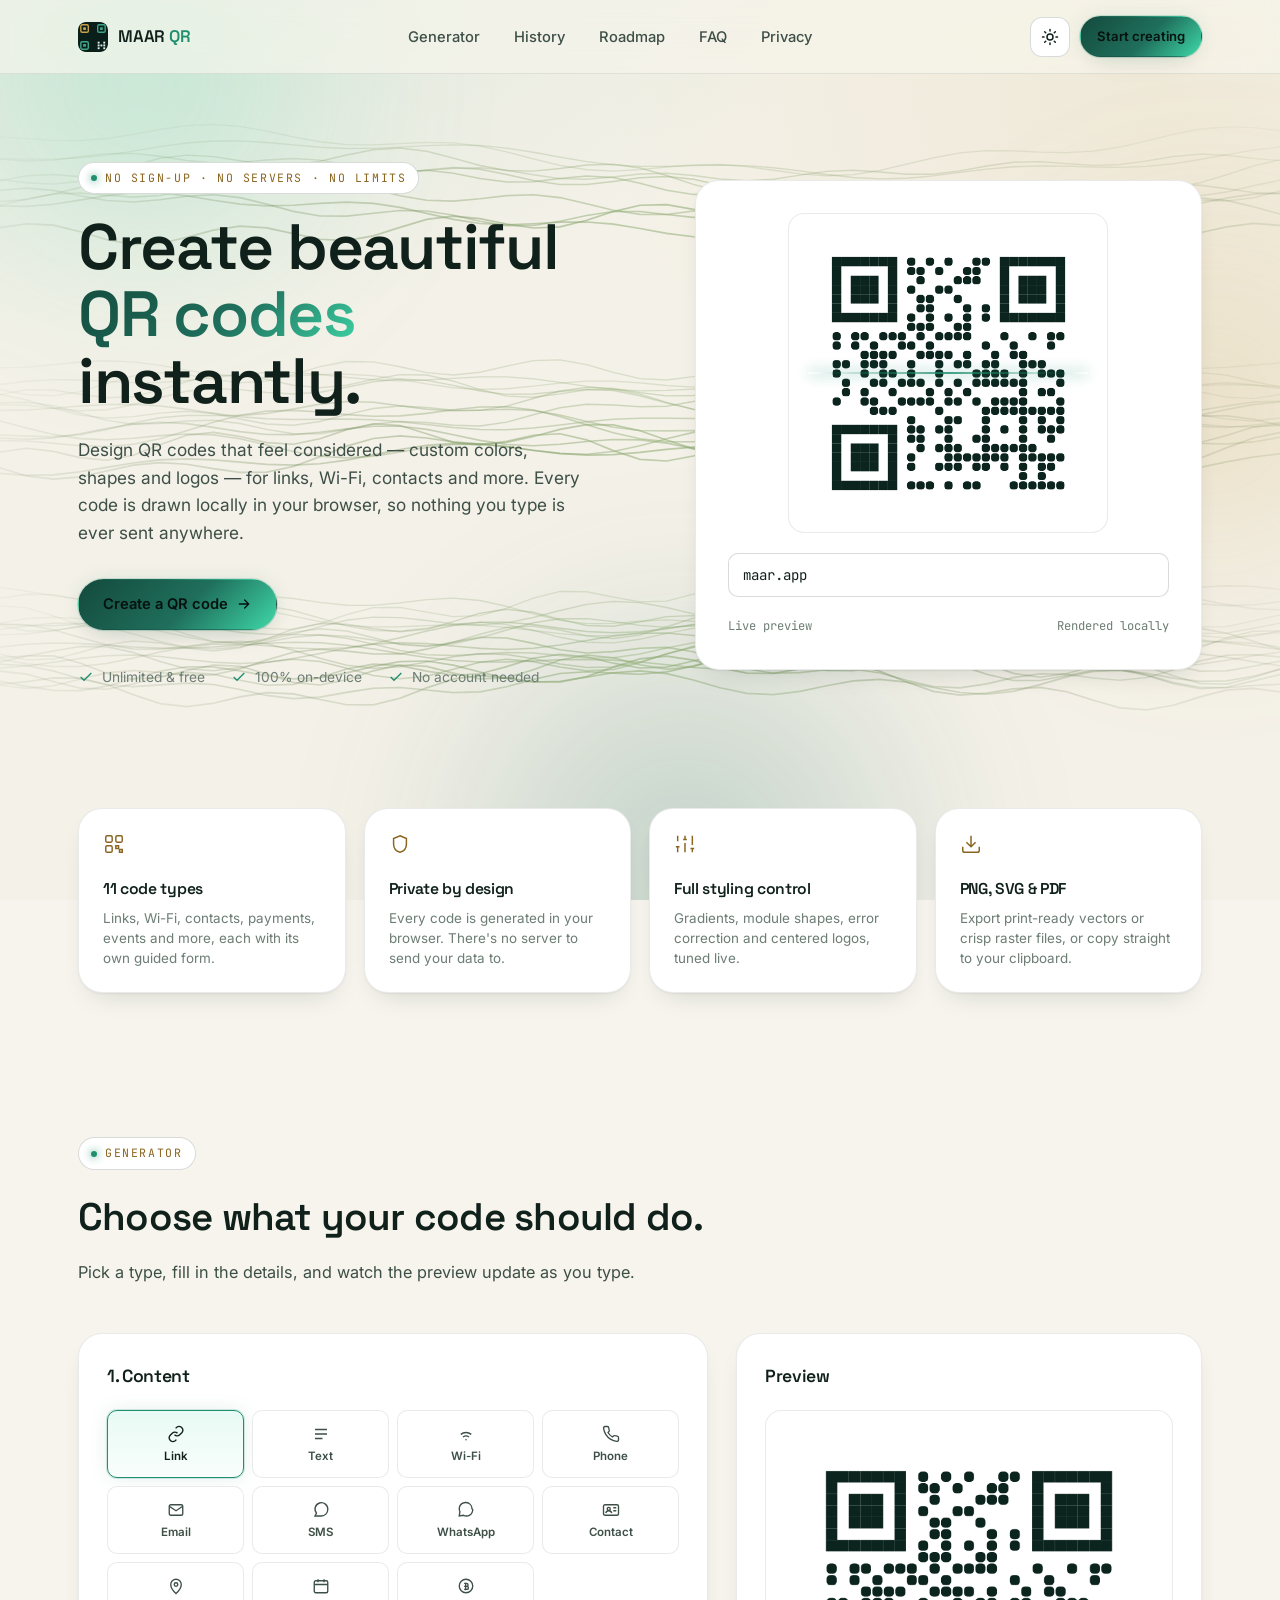
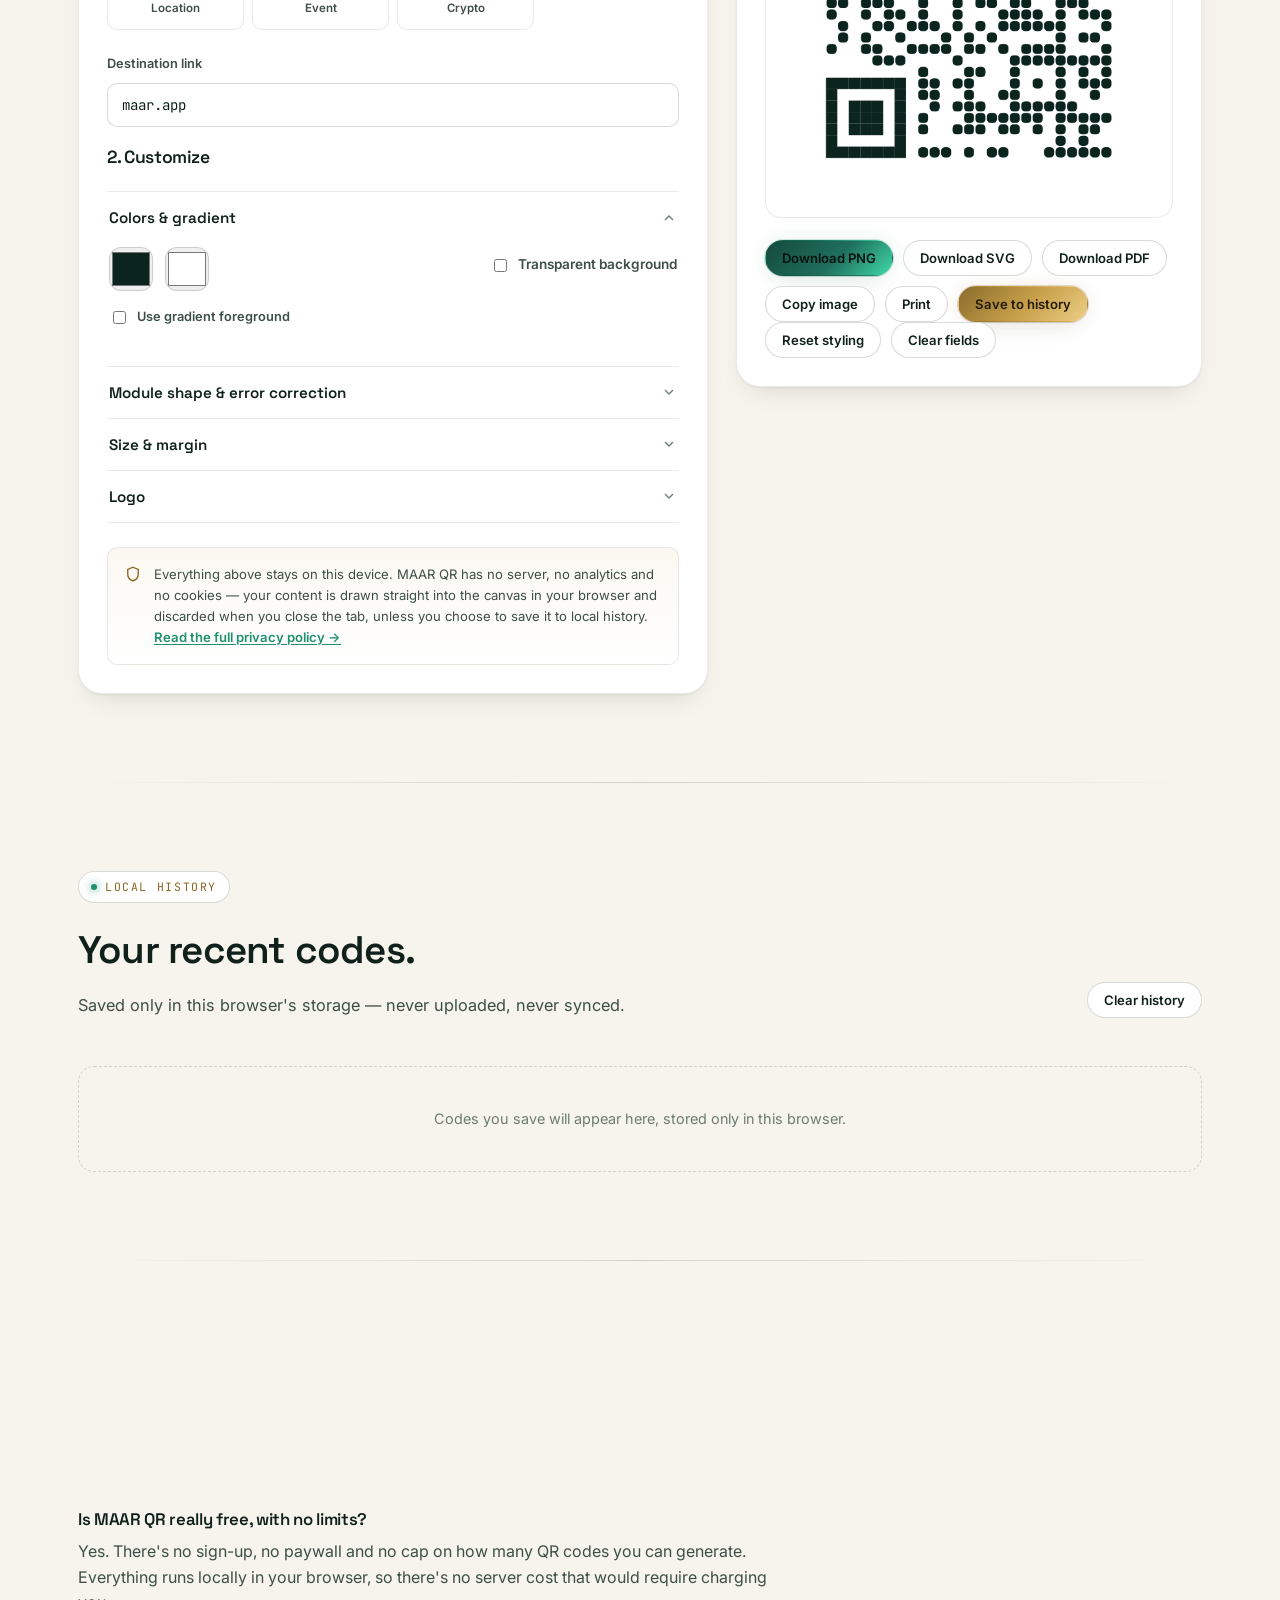
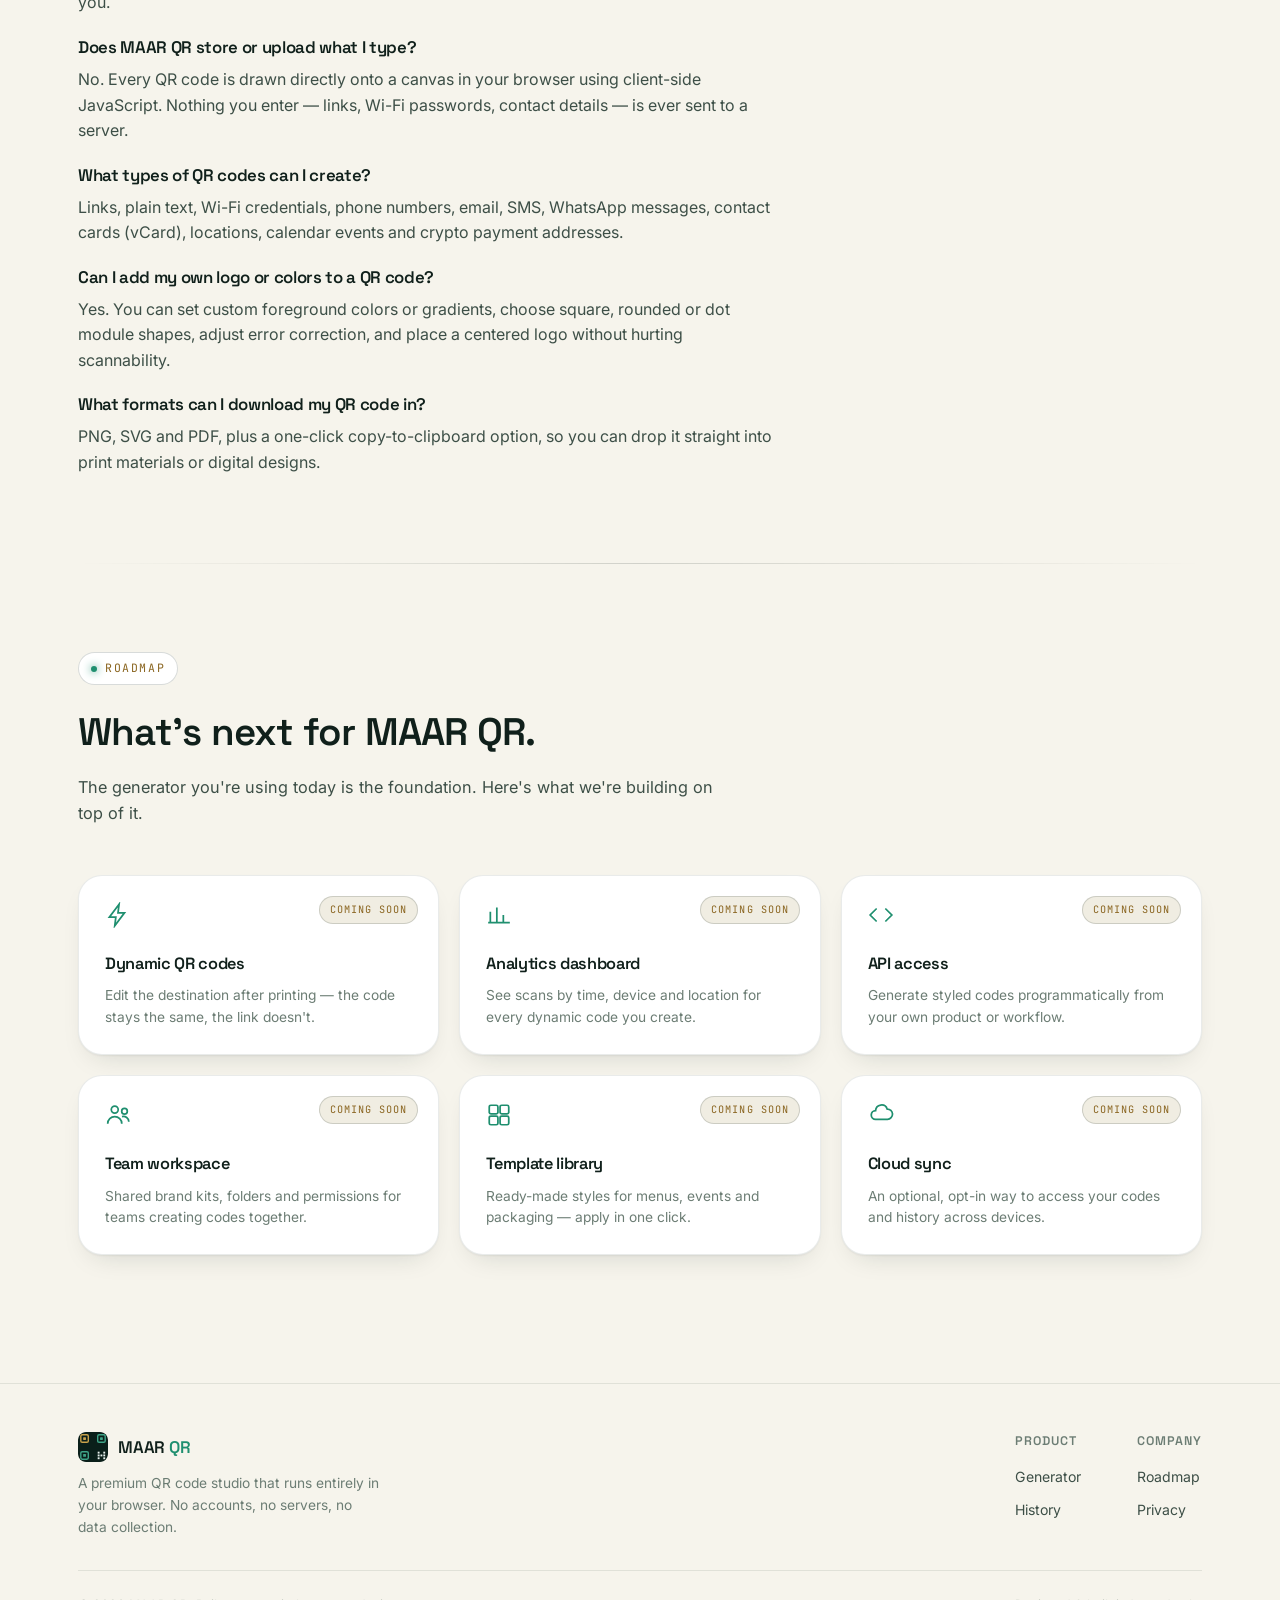
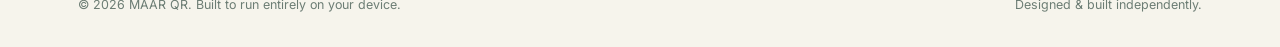
<file: index.html>
<!DOCTYPE html>
<html lang="en">
<head>
<meta charset="UTF-8">
<meta name="viewport" content="width=device-width, initial-scale=1.0">
<title>MAAR QR — Beautiful QR codes, generated privately in your browser</title>
<meta name="description" content="Create unlimited, beautifully styled QR codes for links, Wi-Fi, contacts, payments and more — with full color and logo customization. Nothing you type ever leaves your device.">
<meta name="theme-color" content="#0a1f1a">
<meta name="color-scheme" content="dark light">
<meta name="author" content="MAAR QR">
<meta name="keywords" content="QR code generator, free QR code, Wi-Fi QR code, vCard QR code, QR code scanner, custom QR code, privacy QR generator">
<link rel="canonical" href="https://20rajonadil.github.io/MAAR-QR/">

<!-- Open Graph -->
<meta property="og:title" content="MAAR QR — Beautiful QR codes, generated privately">
<meta property="og:description" content="Unlimited QR generation with complete privacy. No sign-up, no backend, no tracking.">
<meta property="og:type" content="website">
<meta property="og:url" content="https://20rajonadil.github.io/MAAR-QR/">
<meta property="og:image" content="https://20rajonadil.github.io/MAAR-QR/icons/icon-512.png">
<meta property="og:site_name" content="MAAR QR">

<!-- Twitter Card -->
<meta name="twitter:card" content="summary_large_image">
<meta name="twitter:title" content="MAAR QR — Beautiful QR codes, generated privately">
<meta name="twitter:description" content="Unlimited QR generation with complete privacy. No sign-up, no backend, no tracking.">
<meta name="twitter:image" content="https://20rajonadil.github.io/MAAR-QR/icons/icon-512.png">

<!-- Structured data -->
<script type="application/ld+json">
{
  "@context": "https://schema.org",
  "@type": "SoftwareApplication",
  "name": "MAAR QR",
  "applicationCategory": "UtilitiesApplication",
  "operatingSystem": "Any (runs in-browser)",
  "description": "A privacy-first QR code generator and scanner that runs entirely in the browser, with no accounts, tracking, or backend.",
  "offers": { "@type": "Offer", "price": "0", "priceCurrency": "USD" }
}
</script>
<script type="application/ld+json">
{
  "@context": "https://schema.org",
  "@type": "FAQPage",
  "mainEntity": [
    {
      "@type": "Question",
      "name": "Is MAAR QR really free, with no limits?",
      "acceptedAnswer": { "@type": "Answer", "text": "Yes. There's no sign-up, no paywall and no cap on how many QR codes you can generate. Everything runs locally in your browser, so there's no server cost that would require charging you." }
    },
    {
      "@type": "Question",
      "name": "Does MAAR QR store or upload what I type?",
      "acceptedAnswer": { "@type": "Answer", "text": "No. Every QR code is drawn directly onto a canvas in your browser using client-side JavaScript. Nothing you enter is ever sent to a server." }
    },
    {
      "@type": "Question",
      "name": "What types of QR codes can I create?",
      "acceptedAnswer": { "@type": "Answer", "text": "Links, plain text, Wi-Fi credentials, phone numbers, email, SMS, WhatsApp messages, contact cards (vCard), locations, calendar events and crypto payment addresses." }
    },
    {
      "@type": "Question",
      "name": "Can I add my own logo or colors to a QR code?",
      "acceptedAnswer": { "@type": "Answer", "text": "Yes. You can set custom foreground colors or gradients, choose square, rounded or dot module shapes, adjust error correction, and place a centered logo without hurting scannability." }
    },
    {
      "@type": "Question",
      "name": "What formats can I download my QR code in?",
      "acceptedAnswer": { "@type": "Answer", "text": "PNG, SVG and PDF, plus a one-click copy-to-clipboard option." }
    }
  ]
}
</script>

<!-- Favicon & icons -->
<link rel="icon" type="image/svg+xml" href="icons/favicon.svg">
<link rel="icon" type="image/png" sizes="32x32" href="icons/favicon-32.png">
<link rel="apple-touch-icon" sizes="180x180" href="icons/apple-touch-icon.png">
<link rel="alternate icon" href="icons/favicon-32.png">
<link rel="manifest" href="site.webmanifest">

<!-- Fonts -->
<link rel="preconnect" href="https://fonts.googleapis.com">
<link rel="preconnect" href="https://fonts.gstatic.com" crossorigin>
<link href="https://fonts.googleapis.com/css2?family=Space+Grotesk:wght@500;600;700&family=Inter:wght@400;500;600;700&family=JetBrains+Mono:wght@400;500&display=swap" rel="stylesheet">

<link rel="stylesheet" href="css/styles.css">
</head>
<body>

<a class="skip-link" href="#main-content">Skip to content</a>

<div class="ambient" aria-hidden="true">
  <div class="orb orb--1"></div>
  <div class="orb orb--2"></div>
  <div class="orb orb--3"></div>
  <div class="grain"></div>
</div>

<header class="site-header">
  <nav class="nav" aria-label="Primary">
    <a href="#top" class="brand">
      <img src="icons/favicon.svg" alt="" class="brand__mark">
      <span class="brand__name">MAAR <em>QR</em></span>
    </a>
    <ul class="nav__links" id="navLinks">
      <li><a href="#generator">Generator</a></li>
      <li><a href="#history">History</a></li>
      <li><a href="#roadmap">Roadmap</a></li>
      <li><a href="#faq">FAQ</a></li>
      <li><a href="privacy.html">Privacy</a></li>
    </ul>
    <div class="nav__actions">
      <button class="theme-toggle" id="themeToggle" type="button" aria-label="Toggle dark or light theme">
        <svg class="moon" viewBox="0 0 24 24" fill="none" stroke="currentColor" stroke-width="2" stroke-linecap="round"><path d="M21 12.79A9 9 0 1111.21 3 7 7 0 0021 12.79z"/></svg>
        <svg class="sun" viewBox="0 0 24 24" fill="none" stroke="currentColor" stroke-width="2" stroke-linecap="round"><circle cx="12" cy="12" r="4"/><path d="M12 2v2M12 20v2M4.9 4.9l1.4 1.4M17.7 17.7l1.4 1.4M2 12h2M20 12h2M4.9 19.1l1.4-1.4M17.7 6.3l1.4-1.4"/></svg>
      </button>
      <a href="#generator" class="btn btn--primary btn--sm">Start creating</a>
      <button class="nav__toggle" id="navToggle" type="button" aria-label="Toggle menu" aria-expanded="false">
        <svg viewBox="0 0 24 24" fill="none" stroke="currentColor" stroke-width="2" stroke-linecap="round"><path d="M4 7h16M4 12h16M4 17h16"/></svg>
      </button>
    </div>
  </nav>
</header>

<main id="top" role="main">
<div id="main-content" tabindex="-1"></div>

  <!-- ================= HERO ================= -->
  <section class="hero">
    <canvas class="floating-lines" id="heroFloatingLines" aria-hidden="true"></canvas>
    <div class="container hero__grid">
      <div class="hero__copy">
        <span class="eyebrow"><span class="dot"></span> No sign-up · No servers · No limits</span>
        <h1 class="hero__title">Create beautiful<br><span class="accent">QR codes</span> instantly.</h1>
        <p class="hero__desc">Design QR codes that feel considered — custom colors, shapes and logos — for links, Wi-Fi, contacts and more. Every code is drawn locally in your browser, so nothing you type is ever sent anywhere.</p>
        <div class="hero__actions">
          <a href="#generator" class="btn btn--primary">Create a QR code
            <svg viewBox="0 0 24 24" fill="none" stroke="currentColor" stroke-width="2" stroke-linecap="round"><path d="M5 12h14M13 6l6 6-6 6"/></svg>
          </a>
        </div>
        <div class="hero__trust">
          <span class="trust-item"><svg viewBox="0 0 24 24" fill="none" stroke="currentColor" stroke-width="2"><path d="M20 6L9 17l-5-5"/></svg>Unlimited &amp; free</span>
          <span class="trust-item"><svg viewBox="0 0 24 24" fill="none" stroke="currentColor" stroke-width="2"><path d="M20 6L9 17l-5-5"/></svg>100% on-device</span>
          <span class="trust-item"><svg viewBox="0 0 24 24" fill="none" stroke="currentColor" stroke-width="2"><path d="M20 6L9 17l-5-5"/></svg>No account needed</span>
        </div>
      </div>

      <div class="hero__preview">
        <div class="preview-card card card--float">
          <div class="preview-card__stage">
            <canvas id="heroCanvas" width="480" height="480" role="img" aria-label="Live preview of the generated QR code"></canvas>
            <div class="scan-beam" aria-hidden="true"></div>
          </div>
          <div class="preview-card__input">
            <label for="heroQuickInput" class="visually-hidden">Try it — type a link</label>
            <input type="text" id="heroQuickInput" class="input" placeholder="Type a link to preview…" value="maar.app" autocomplete="off">
          </div>
          <div class="preview-card__meta">
            <span><span class="pulse"></span> Live preview</span>
            <span>Rendered locally</span>
          </div>
        </div>
      </div>
    </div>
  </section>

  <!-- ================= FEATURE STRIP ================= -->
  <section class="section section--tight">
    <div class="container">
      <div class="feature-grid">
        <div class="feature card reveal">
          <svg viewBox="0 0 24 24" fill="none" stroke="currentColor" stroke-width="1.6"><rect x="3" y="3" width="7" height="7" rx="1.5"/><rect x="14" y="3" width="7" height="7" rx="1.5"/><rect x="3" y="14" width="7" height="7" rx="1.5"/><path d="M14 14h3v3h-3zM18 18h3v3h-3z"/></svg>
          <h3>11 code types</h3>
          <p>Links, Wi-Fi, contacts, payments, events and more, each with its own guided form.</p>
        </div>
        <div class="feature card reveal">
          <svg viewBox="0 0 24 24" fill="none" stroke="currentColor" stroke-width="1.6"><path d="M12 3l7 3v6c0 4.5-3 8-7 9-4-1-7-4.5-7-9V6l7-3z"/></svg>
          <h3>Private by design</h3>
          <p>Every code is generated in your browser. There's no server to send your data to.</p>
        </div>
        <div class="feature card reveal">
          <svg viewBox="0 0 24 24" fill="none" stroke="currentColor" stroke-width="1.6"><path d="M4 21v-6M4 9V3M12 21v-10M12 7V3M20 21v-4M20 13V3M2 15h4M10 7h4M18 17h4"/></svg>
          <h3>Full styling control</h3>
          <p>Gradients, module shapes, error correction and centered logos, tuned live.</p>
        </div>
        <div class="feature card reveal">
          <svg viewBox="0 0 24 24" fill="none" stroke="currentColor" stroke-width="1.6"><path d="M21 15v4a2 2 0 01-2 2H5a2 2 0 01-2-2v-4M7 10l5 5 5-5M12 15V3"/></svg>
          <h3>PNG, SVG &amp; PDF</h3>
          <p>Export print-ready vectors or crisp raster files, or copy straight to your clipboard.</p>
        </div>
      </div>
    </div>
  </section>

  <!-- ================= GENERATOR ================= -->
  <section class="section" id="generator">
    <div class="container">
      <div class="section__head reveal">
        <span class="eyebrow"><span class="dot"></span> Generator</span>
        <h2>Choose what your code should do.</h2>
        <p>Pick a type, fill in the details, and watch the preview update as you type.</p>
      </div>

      <div class="generator">
        <!-- Left: data + customization -->
        <div class="generator__form reveal">
          <div class="panel card">
            <div class="panel__title"><h3>1. Content</h3></div>

            <div class="type-grid" role="group" aria-label="QR code type">
              <button class="type-btn" data-type="url" aria-pressed="true" type="button">
                <svg viewBox="0 0 24 24" fill="none" stroke="currentColor" stroke-width="1.8"><path d="M10 13a5 5 0 007 0l3-3a5 5 0 00-7-7l-1.5 1.5"/><path d="M14 11a5 5 0 00-7 0l-3 3a5 5 0 007 7l1.5-1.5"/></svg>
                Link
              </button>
              <button class="type-btn" data-type="text" aria-pressed="false" type="button">
                <svg viewBox="0 0 24 24" fill="none" stroke="currentColor" stroke-width="1.8"><path d="M4 6h16M4 12h16M4 18h10"/></svg>
                Text
              </button>
              <button class="type-btn" data-type="wifi" aria-pressed="false" type="button">
                <svg viewBox="0 0 24 24" fill="none" stroke="currentColor" stroke-width="1.8"><path d="M5 12.5a11 11 0 0114 0M8 16a6.5 6.5 0 018 0"/><circle cx="12" cy="19.5" r="1" fill="currentColor" stroke="none"/></svg>
                Wi-Fi
              </button>
              <button class="type-btn" data-type="phone" aria-pressed="false" type="button">
                <svg viewBox="0 0 24 24" fill="none" stroke="currentColor" stroke-width="1.8"><path d="M22 16.9v3a2 2 0 01-2.2 2 19.8 19.8 0 01-8.6-3.1 19.5 19.5 0 01-6-6A19.8 19.8 0 012.1 4.2 2 2 0 014 2h3a2 2 0 012 1.7c.1 1 .3 2 .6 2.9a2 2 0 01-.4 2.1L8 10a16 16 0 006 6l1.3-1.3a2 2 0 012.1-.4c.9.3 1.9.5 2.9.6a2 2 0 011.7 2.1z"/></svg>
                Phone
              </button>
              <button class="type-btn" data-type="email" aria-pressed="false" type="button">
                <svg viewBox="0 0 24 24" fill="none" stroke="currentColor" stroke-width="1.8"><rect x="3" y="5" width="18" height="14" rx="2"/><path d="M3 7l9 6 9-6"/></svg>
                Email
              </button>
              <button class="type-btn" data-type="sms" aria-pressed="false" type="button">
                <svg viewBox="0 0 24 24" fill="none" stroke="currentColor" stroke-width="1.8"><path d="M21 11.5a8.5 8.5 0 01-8.5 8.5H4l2-3.8A8.5 8.5 0 1121 11.5z"/></svg>
                SMS
              </button>
              <button class="type-btn" data-type="whatsapp" aria-pressed="false" type="button">
                <svg viewBox="0 0 24 24" fill="none" stroke="currentColor" stroke-width="1.8"><path d="M21 11.5a8.38 8.38 0 01-.9 3.8 8.5 8.5 0 01-7.6 4.7 8.38 8.38 0 01-3.8-.9L3 20l.9-5.7a8.38 8.38 0 01-.9-3.8 8.5 8.5 0 014.7-7.6 8.38 8.38 0 013.8-.9h.5a8.48 8.48 0 018 8v.5z"/></svg>
                WhatsApp
              </button>
              <button class="type-btn" data-type="vcard" aria-pressed="false" type="button">
                <svg viewBox="0 0 24 24" fill="none" stroke="currentColor" stroke-width="1.8"><rect x="2" y="5" width="20" height="14" rx="2"/><circle cx="9" cy="10.5" r="2"/><path d="M5 16c.5-1.8 2-3 4-3s3.5 1.2 4 3M15 9h4M15 13h4"/></svg>
                Contact
              </button>
              <button class="type-btn" data-type="maps" aria-pressed="false" type="button">
                <svg viewBox="0 0 24 24" fill="none" stroke="currentColor" stroke-width="1.8"><path d="M12 22s7-6.3 7-12a7 7 0 10-14 0c0 5.7 7 12 7 12z"/><circle cx="12" cy="10" r="2.4"/></svg>
                Location
              </button>
              <button class="type-btn" data-type="event" aria-pressed="false" type="button">
                <svg viewBox="0 0 24 24" fill="none" stroke="currentColor" stroke-width="1.8"><rect x="3" y="5" width="18" height="16" rx="2"/><path d="M3 10h18M8 3v4M16 3v4"/></svg>
                Event
              </button>
              <button class="type-btn" data-type="crypto" aria-pressed="false" type="button">
                <svg viewBox="0 0 24 24" fill="none" stroke="currentColor" stroke-width="1.8"><circle cx="12" cy="12" r="9"/><path d="M9.5 8.5h3.2a2 2 0 010 4H9.5m0 0h3.7a2 2 0 010 4H9.5m2-9v10"/></svg>
                Crypto
              </button>
            </div>

            <div class="data-forms">
              <div id="form-url" class="active">
                <div class="field"><label for="f-url">Destination link</label><input class="input" id="f-url" data-field="url" type="text" placeholder="yourwebsite.com" autocomplete="off"></div>
              </div>
              <div id="form-text">
                <div class="field"><label for="f-text">Plain text</label><textarea class="input" id="f-text" data-field="text" placeholder="Anything you'd like to encode…"></textarea></div>
              </div>
              <div id="form-wifi">
                <div class="field"><label for="f-ssid">Network name (SSID)</label><input class="input" id="f-ssid" data-field="ssid" type="text" placeholder="Home Network" autocomplete="off"></div>
                <div class="field-row">
                  <div class="field"><label for="f-pass">Password</label><input class="input" id="f-pass" data-field="pass" type="text" placeholder="••••••••" autocomplete="off"></div>
                  <div class="field"><label for="f-enc">Security</label>
                    <select class="select" id="f-enc" data-field="enc">
                      <option value="WPA">WPA / WPA2</option>
                      <option value="WEP">WEP</option>
                      <option value="nopass">None (open)</option>
                    </select>
                  </div>
                </div>
                <div class="field"><label style="display:flex; align-items:center; gap:8px; font-size:.85rem;"><input type="checkbox" data-field="hidden" style="accent-color:var(--emerald-bright);"> Hidden network</label></div>
              </div>
              <div id="form-phone">
                <div class="field"><label for="f-phone">Phone number</label><input class="input" id="f-phone" data-field="phone" type="tel" placeholder="+1 555 010 1234" autocomplete="off"></div>
              </div>
              <div id="form-email">
                <div class="field"><label for="f-eto">Recipient</label><input class="input" id="f-eto" data-field="to" type="email" placeholder="hello@example.com" autocomplete="off"></div>
                <div class="field"><label for="f-esub">Subject</label><input class="input" id="f-esub" data-field="subject" type="text" placeholder="Let's talk" autocomplete="off"></div>
                <div class="field"><label for="f-ebody">Message</label><textarea class="input" id="f-ebody" data-field="body" placeholder="Optional message body"></textarea></div>
              </div>
              <div id="form-sms">
                <div class="field"><label for="f-smsnum">Phone number</label><input class="input" id="f-smsnum" data-field="number" type="tel" placeholder="+1 555 010 1234" autocomplete="off"></div>
                <div class="field"><label for="f-smsmsg">Message</label><textarea class="input" id="f-smsmsg" data-field="message" placeholder="Pre-filled message"></textarea></div>
              </div>
              <div id="form-whatsapp">
                <div class="field"><label for="f-wanum">WhatsApp number (with country code)</label><input class="input" id="f-wanum" data-field="number" type="tel" placeholder="15550101234" autocomplete="off"></div>
                <div class="field"><label for="f-wamsg">Message</label><textarea class="input" id="f-wamsg" data-field="message" placeholder="Pre-filled message"></textarea></div>
              </div>
              <div id="form-vcard">
                <div class="field"><label for="f-vname">Full name</label><input class="input" id="f-vname" data-field="name" type="text" placeholder="Jordan Blake" autocomplete="off"></div>
                <div class="field-row">
                  <div class="field"><label for="f-vorg">Organization</label><input class="input" id="f-vorg" data-field="org" type="text" placeholder="Company" autocomplete="off"></div>
                  <div class="field"><label for="f-vtitle">Title</label><input class="input" id="f-vtitle" data-field="title" type="text" placeholder="Role" autocomplete="off"></div>
                </div>
                <div class="field-row">
                  <div class="field"><label for="f-vphone">Phone</label><input class="input" id="f-vphone" data-field="vphone" type="tel" placeholder="+1 555 010 1234" autocomplete="off"></div>
                  <div class="field"><label for="f-vemail">Email</label><input class="input" id="f-vemail" data-field="vemail" type="email" placeholder="jordan@example.com" autocomplete="off"></div>
                </div>
                <div class="field"><label for="f-vweb">Website</label><input class="input" id="f-vweb" data-field="website" type="text" placeholder="example.com" autocomplete="off"></div>
              </div>
              <div id="form-maps">
                <div class="field-row">
                  <div class="field"><label for="f-lat">Latitude</label><input class="input" id="f-lat" data-field="lat" type="text" placeholder="51.5074" autocomplete="off"></div>
                  <div class="field"><label for="f-lng">Longitude</label><input class="input" id="f-lng" data-field="lng" type="text" placeholder="-0.1278" autocomplete="off"></div>
                </div>
                <div class="field"><label for="f-addr">Or search by address</label><input class="input" id="f-addr" data-field="address" type="text" placeholder="221B Baker Street, London" autocomplete="off"></div>
              </div>
              <div id="form-event">
                <div class="field"><label for="f-etitle">Event title</label><input class="input" id="f-etitle" data-field="title" type="text" placeholder="Product launch" autocomplete="off"></div>
                <div class="field-row">
                  <div class="field"><label for="f-estart">Starts</label><input class="input" id="f-estart" data-field="start" type="datetime-local"></div>
                  <div class="field"><label for="f-eend">Ends</label><input class="input" id="f-eend" data-field="end" type="datetime-local"></div>
                </div>
                <div class="field"><label for="f-eloc">Location</label><input class="input" id="f-eloc" data-field="location" type="text" placeholder="Venue or address" autocomplete="off"></div>
                <div class="field"><label for="f-edesc">Description</label><textarea class="input" id="f-edesc" data-field="desc" placeholder="Optional details"></textarea></div>
              </div>
              <div id="form-crypto">
                <div class="field"><label for="f-ccoin">Currency</label>
                  <select class="select" id="f-ccoin" data-field="coin">
                    <option value="bitcoin">Bitcoin</option>
                    <option value="ethereum">Ethereum</option>
                    <option value="litecoin">Litecoin</option>
                    <option value="dogecoin">Dogecoin</option>
                  </select>
                </div>
                <div class="field"><label for="f-caddr">Wallet address</label><input class="input" id="f-caddr" data-field="address" type="text" placeholder="bc1q…" autocomplete="off"></div>
                <div class="field"><label for="f-camount">Amount (optional)</label><input class="input" id="f-camount" data-field="amount" type="text" placeholder="0.01" autocomplete="off"></div>
              </div>
            </div>

            <div class="panel__title" style="margin-top:8px;"><h3>2. Customize</h3></div>
            <div class="accordion">
              <div class="accordion__item">
                <button class="accordion__trigger" aria-expanded="false" aria-controls="acc-color" type="button">Colors &amp; gradient
                  <svg viewBox="0 0 24 24" fill="none" stroke="currentColor" stroke-width="2"><path d="M6 9l6 6 6-6"/></svg>
                </button>
                <div class="accordion__panel" id="acc-color">
                  <div class="accordion__inner">
                    <div class="field swatch-row">
                      <input type="color" id="fgColor" class="swatch" value="#0b241d" aria-label="Foreground color">
                      <input type="color" id="bgColor" class="swatch" value="#ffffff" aria-label="Background color">
                      <label style="display:flex; align-items:center; gap:8px; font-size:.85rem; margin-left:auto;">
                        <input type="checkbox" id="transparentToggle" style="accent-color:var(--emerald-bright);"> Transparent background
                      </label>
                    </div>
                    <div class="field" style="margin-top:16px;">
                      <label style="display:flex; align-items:center; gap:8px;"><input type="checkbox" id="gradientToggle" style="accent-color:var(--emerald-bright);"> Use gradient foreground</label>
                    </div>
                    <div class="field swatch-row" id="gradientToRow" style="display:none;">
                      <span style="font-size:.8rem; color:var(--text-2);">Gradient to</span>
                      <input type="color" id="gradientTo" class="swatch" value="#c9a24b" aria-label="Gradient end color">
                    </div>
                  </div>
                </div>
              </div>
              <div class="accordion__item">
                <button class="accordion__trigger" aria-expanded="false" aria-controls="acc-shape" type="button">Module shape &amp; error correction
                  <svg viewBox="0 0 24 24" fill="none" stroke="currentColor" stroke-width="2"><path d="M6 9l6 6 6-6"/></svg>
                </button>
                <div class="accordion__panel" id="acc-shape">
                  <div class="accordion__inner">
                    <div class="field">
                      <label>Module shape</label>
                      <div class="segmented" role="group" aria-label="Module shape">
                        <button type="button" data-shape="square" aria-pressed="false">Square</button>
                        <button type="button" data-shape="rounded" aria-pressed="true">Rounded</button>
                        <button type="button" data-shape="dots" aria-pressed="false">Dots</button>
                      </div>
                    </div>
                    <div class="field">
                      <label for="ecLevel">Error correction</label>
                      <select class="select" id="ecLevel">
                        <option value="L">Low (L) — smallest code</option>
                        <option value="M" selected>Medium (M) — recommended</option>
                        <option value="Q">Quartile (Q)</option>
                        <option value="H">High (H) — best with a logo</option>
                      </select>
                    </div>
                  </div>
                </div>
              </div>
              <div class="accordion__item">
                <button class="accordion__trigger" aria-expanded="false" aria-controls="acc-size" type="button">Size &amp; margin
                  <svg viewBox="0 0 24 24" fill="none" stroke="currentColor" stroke-width="2"><path d="M6 9l6 6 6-6"/></svg>
                </button>
                <div class="accordion__panel" id="acc-size">
                  <div class="accordion__inner">
                    <div class="field">
                      <label for="sizeRange">Export size</label>
                      <div class="range-row"><input type="range" id="sizeRange" min="240" max="1200" step="10" value="512"><span class="range-value" id="sizeValue">512px</span></div>
                    </div>
                    <div class="field">
                      <label for="marginRange">Quiet margin</label>
                      <div class="range-row"><input type="range" id="marginRange" min="0" max="6" step="1" value="2"><span class="range-value" id="marginValue">2</span></div>
                    </div>
                  </div>
                </div>
              </div>
              <div class="accordion__item">
                <button class="accordion__trigger" aria-expanded="false" aria-controls="acc-logo" type="button">Logo
                  <svg viewBox="0 0 24 24" fill="none" stroke="currentColor" stroke-width="2"><path d="M6 9l6 6 6-6"/></svg>
                </button>
                <div class="accordion__panel" id="acc-logo">
                  <div class="accordion__inner">
                    <label class="logo-drop" for="logoInput" id="logoDropLabel">Click to upload a logo (PNG, JPG, SVG)</label>
                    <input type="file" id="logoInput" accept="image/*" class="visually-hidden">
                    <div class="field range-row" id="logoScaleRow" style="display:none; margin-top:14px;">
                      <label for="logoScaleRange" style="margin:0; white-space:nowrap;">Logo size</label>
                      <input type="range" id="logoScaleRange" min="0.1" max="0.32" step="0.01" value="0.2">
                      <span class="range-value" id="logoScaleValue">20%</span>
                    </div>
                    <button class="btn btn--ghost btn--sm" id="logoClear" type="button" style="margin-top:12px;">Remove logo</button>
                    <p style="font-size:.78rem; color:var(--text-2); margin-top:10px;">Tip: use High error correction when adding a logo, so the code stays scannable.</p>
                  </div>
                </div>
              </div>
            </div>

            <div class="privacy-note" id="privacy-note">
              <svg viewBox="0 0 24 24" fill="none" stroke="currentColor" stroke-width="1.8"><path d="M12 3l7 3v6c0 4.5-3 8-7 9-4-1-7-4.5-7-9V6l7-3z"/></svg>
              <p>Everything above stays on this device. MAAR QR has no server, no analytics and no cookies — your content is drawn straight into the canvas in your browser and discarded when you close the tab, unless you choose to save it to local history. <a href="privacy.html">Read the full privacy policy →</a></p>
            </div>
          </div>
        </div>

        <!-- Right: output -->
        <div class="generator__output reveal">
          <div class="panel card" style="position:sticky; top:96px;">
            <div class="panel__title"><h3>Preview</h3></div>
            <div class="preview-card__stage" style="max-width:100%; aspect-ratio:1/1; position:relative;">
              <canvas id="qrCanvas" width="512" height="512" role="img" aria-label="Your generated QR code, ready to download"></canvas>
              <div class="scanner__placeholder" id="emptyState" style="display:none;">
                <svg viewBox="0 0 24 24" fill="none" stroke="currentColor" stroke-width="1.6"><rect x="3" y="3" width="7" height="7" rx="1.5"/><rect x="14" y="3" width="7" height="7" rx="1.5"/><rect x="3" y="14" width="7" height="7" rx="1.5"/></svg>
                <span>Fill in the fields to generate your code</span>
              </div>
            </div>
            <div class="output-actions">
              <button class="btn btn--primary btn--sm" id="downloadPng" type="button" disabled>Download PNG</button>
              <button class="btn btn--ghost btn--sm" id="downloadSvg" type="button" disabled>Download SVG</button>
              <button class="btn btn--ghost btn--sm" id="downloadPdf" type="button" disabled>Download PDF</button>
              <button class="btn btn--ghost btn--sm" id="copyImage" type="button" disabled>Copy image</button>
              <button class="btn btn--ghost btn--sm" id="printQr" type="button" disabled>Print</button>
              <button class="btn btn--gold btn--sm" id="saveHistory" type="button" disabled>Save to history</button>
            </div>
            <div class="output-actions" style="margin-top:0;">
              <button class="btn btn--ghost btn--sm" id="resetSettings" type="button">Reset styling</button>
              <button class="btn btn--ghost btn--sm" id="clearData" type="button">Clear fields</button>
            </div>
          </div>
        </div>
      </div>
    </div>
  </section>

  <div class="container"><hr class="section-divider"></div>

  <!-- ================= HISTORY ================= -->
  <section class="section" id="history">
    <div class="container">
      <div class="section__head reveal" style="display:flex; align-items:flex-end; justify-content:space-between; gap:20px; max-width:none;">
        <div>
          <span class="eyebrow"><span class="dot"></span> Local history</span>
          <h2>Your recent codes.</h2>
          <p>Saved only in this browser's storage — never uploaded, never synced.</p>
        </div>
        <button class="btn btn--ghost btn--sm" id="clearHistory" type="button">Clear history</button>
      </div>
      <div class="history-grid reveal" id="historyGrid"></div>
    </div>
  </section>

  <div class="container"><hr class="section-divider"></div>

  <!-- ================= FAQ ================= -->
  <section class="section" id="faq">
    <div class="container">
      <div class="section__head reveal">
        <span class="eyebrow"><span class="dot"></span> FAQ</span>
        <h2>Common questions.</h2>
      </div>
      <div class="faq-list reveal" style="display:flex; flex-direction:column; gap:18px; max-width:70ch;">
        <div class="faq-item">
          <h3 style="font-size:1.05rem; margin-bottom:6px;">Is MAAR QR really free, with no limits?</h3>
          <p style="color:var(--text-1);">Yes. There's no sign-up, no paywall and no cap on how many QR codes you can generate. Everything runs locally in your browser, so there's no server cost that would require charging you.</p>
        </div>
        <div class="faq-item">
          <h3 style="font-size:1.05rem; margin-bottom:6px;">Does MAAR QR store or upload what I type?</h3>
          <p style="color:var(--text-1);">No. Every QR code is drawn directly onto a canvas in your browser using client-side JavaScript. Nothing you enter — links, Wi-Fi passwords, contact details — is ever sent to a server.</p>
        </div>
        <div class="faq-item">
          <h3 style="font-size:1.05rem; margin-bottom:6px;">What types of QR codes can I create?</h3>
          <p style="color:var(--text-1);">Links, plain text, Wi-Fi credentials, phone numbers, email, SMS, WhatsApp messages, contact cards (vCard), locations, calendar events and crypto payment addresses.</p>
        </div>
        <div class="faq-item">
          <h3 style="font-size:1.05rem; margin-bottom:6px;">Can I add my own logo or colors to a QR code?</h3>
          <p style="color:var(--text-1);">Yes. You can set custom foreground colors or gradients, choose square, rounded or dot module shapes, adjust error correction, and place a centered logo without hurting scannability.</p>
        </div>
        <div class="faq-item">
          <h3 style="font-size:1.05rem; margin-bottom:6px;">What formats can I download my QR code in?</h3>
          <p style="color:var(--text-1);">PNG, SVG and PDF, plus a one-click copy-to-clipboard option, so you can drop it straight into print materials or digital designs.</p>
        </div>
      </div>
    </div>
  </section>

  <div class="container"><hr class="section-divider"></div>

  <!-- ================= COMING SOON ================= -->
  <section class="section" id="roadmap">
    <div class="container">
      <div class="section__head reveal">
        <span class="eyebrow"><span class="dot"></span> Roadmap</span>
        <h2>What's next for MAAR QR.</h2>
        <p>The generator you're using today is the foundation. Here's what we're building on top of it.</p>
      </div>
      <div class="coming-grid reveal">
        <div class="coming-card card">
          <span class="coming-card__badge">Coming soon</span>
          <svg viewBox="0 0 24 24" fill="none" stroke="currentColor" stroke-width="1.6"><path d="M13 2L4 14h6l-1 8 9-12h-6l1-8z"/></svg>
          <h3>Dynamic QR codes</h3>
          <p>Edit the destination after printing — the code stays the same, the link doesn't.</p>
        </div>
        <div class="coming-card card">
          <span class="coming-card__badge">Coming soon</span>
          <svg viewBox="0 0 24 24" fill="none" stroke="currentColor" stroke-width="1.6"><path d="M4 19V9M10 19V5M16 19v-7M22 19H2"/></svg>
          <h3>Analytics dashboard</h3>
          <p>See scans by time, device and location for every dynamic code you create.</p>
        </div>
        <div class="coming-card card">
          <span class="coming-card__badge">Coming soon</span>
          <svg viewBox="0 0 24 24" fill="none" stroke="currentColor" stroke-width="1.6"><path d="M16 18l6-6-6-6M8 6l-6 6 6 6"/></svg>
          <h3>API access</h3>
          <p>Generate styled codes programmatically from your own product or workflow.</p>
        </div>
        <div class="coming-card card">
          <span class="coming-card__badge">Coming soon</span>
          <svg viewBox="0 0 24 24" fill="none" stroke="currentColor" stroke-width="1.6"><circle cx="9" cy="7" r="3.2"/><path d="M2.5 20a6.5 6.5 0 0113 0"/><circle cx="18" cy="8.5" r="2.6"/><path d="M15.7 13.5a5 5 0 016.3 4.8"/></svg>
          <h3>Team workspace</h3>
          <p>Shared brand kits, folders and permissions for teams creating codes together.</p>
        </div>
        <div class="coming-card card">
          <span class="coming-card__badge">Coming soon</span>
          <svg viewBox="0 0 24 24" fill="none" stroke="currentColor" stroke-width="1.6"><rect x="3" y="3" width="8" height="8" rx="1.5"/><rect x="13" y="3" width="8" height="8" rx="1.5"/><rect x="3" y="13" width="8" height="8" rx="1.5"/><rect x="13" y="13" width="8" height="8" rx="1.5"/></svg>
          <h3>Template library</h3>
          <p>Ready-made styles for menus, events and packaging — apply in one click.</p>
        </div>
        <div class="coming-card card">
          <span class="coming-card__badge">Coming soon</span>
          <svg viewBox="0 0 24 24" fill="none" stroke="currentColor" stroke-width="1.6"><path d="M7 16a4 4 0 010-8 5.5 5.5 0 0110.7-1.5A4.5 4.5 0 0118 16H7z"/></svg>
          <h3>Cloud sync</h3>
          <p>An optional, opt-in way to access your codes and history across devices.</p>
        </div>
      </div>
    </div>
  </section>

</main>

<footer class="site-footer">
  <div class="container">
    <div class="footer__grid">
      <div class="footer__brand">
        <a href="#top" class="brand">
          <img src="icons/favicon.svg" alt="" class="brand__mark">
          <span class="brand__name">MAAR <em>QR</em></span>
        </a>
        <p>A premium QR code studio that runs entirely in your browser. No accounts, no servers, no data collection.</p>
      </div>
      <div class="footer__links">
        <div class="footer__col">
          <h4>Product</h4>
          <a href="#generator">Generator</a>
          <a href="#history">History</a>
        </div>
        <div class="footer__col">
          <h4>Company</h4>
          <a href="#roadmap">Roadmap</a>
          <a href="privacy.html">Privacy</a>
        </div>
      </div>
    </div>
    <div class="footer__bottom">
      <span>© <span id="year"></span> MAAR QR. Built to run entirely on your device.</span>
      <span>Designed &amp; built independently.</span>
    </div>
  </div>
</footer>

<div class="toast" id="toast" role="status" aria-live="polite">
  <svg viewBox="0 0 24 24" fill="none" stroke="currentColor" stroke-width="2"><path d="M20 6L9 17l-5-5"/></svg>
  <span>Saved</span>
</div>

<!-- QR/PDF libraries: bundled locally so the tool works fully offline and
     isn't dependent on a third-party CDN being reachable. Falls back to a CDN
     only if the local copy somehow fails to load (e.g. a stale cache). -->
<script src="js/vendor/qrcode.min.js"></script>
<script>window.qrcode || document.write('<script src="https://cdn.jsdelivr.net/npm/qrcode-generator@1.4.4/qrcode.js"><\/script>');</script>
<script src="js/vendor/jspdf.umd.min.js"></script>
<script>window.jspdf || document.write('<script src="https://cdn.jsdelivr.net/npm/jspdf@2.5.1/dist/jspdf.umd.min.js"><\/script>');</script>

<script src="js/qr-engine.js" defer></script>
<script src="js/floating-lines.js" defer></script>
<script src="js/button-shine.js" defer></script>
<script src="js/app.js" defer></script>

<script>
  // Offline support: caches the whole tool on first visit so it keeps
  // working (QR + PDF generation included) with no connection at all.
  if ('serviceWorker' in navigator) {
    window.addEventListener('load', () => navigator.serviceWorker.register('./sw.js').catch(() => {}));
  }
</script>

<script>
  // Sync the hero quick-input with the main generator's URL field
  document.getElementById('heroQuickInput')?.addEventListener('input', (e) => {
    const urlField = document.getElementById('f-url');
    if (urlField) {
      urlField.value = e.target.value;
      urlField.dispatchEvent(new Event('input'));
    }
  });

  // Ambient animated background for the hero
  document.addEventListener('DOMContentLoaded', () => {
    const canvas = document.getElementById('heroFloatingLines');
    if (canvas && window.FloatingLines) {
      new FloatingLines(canvas, {
        enabledWaves: ['top', 'middle', 'bottom'],
        lineCount: [10, 15, 20],
        lineDistance: [8, 6, 4],
        bendRadius: 5.0,
        bendStrength: -0.5,
        interactive: true,
        parallax: true,
        gradientStart: '#264808'
      });
    }
  });
</script>

</body>
</html>
</file>
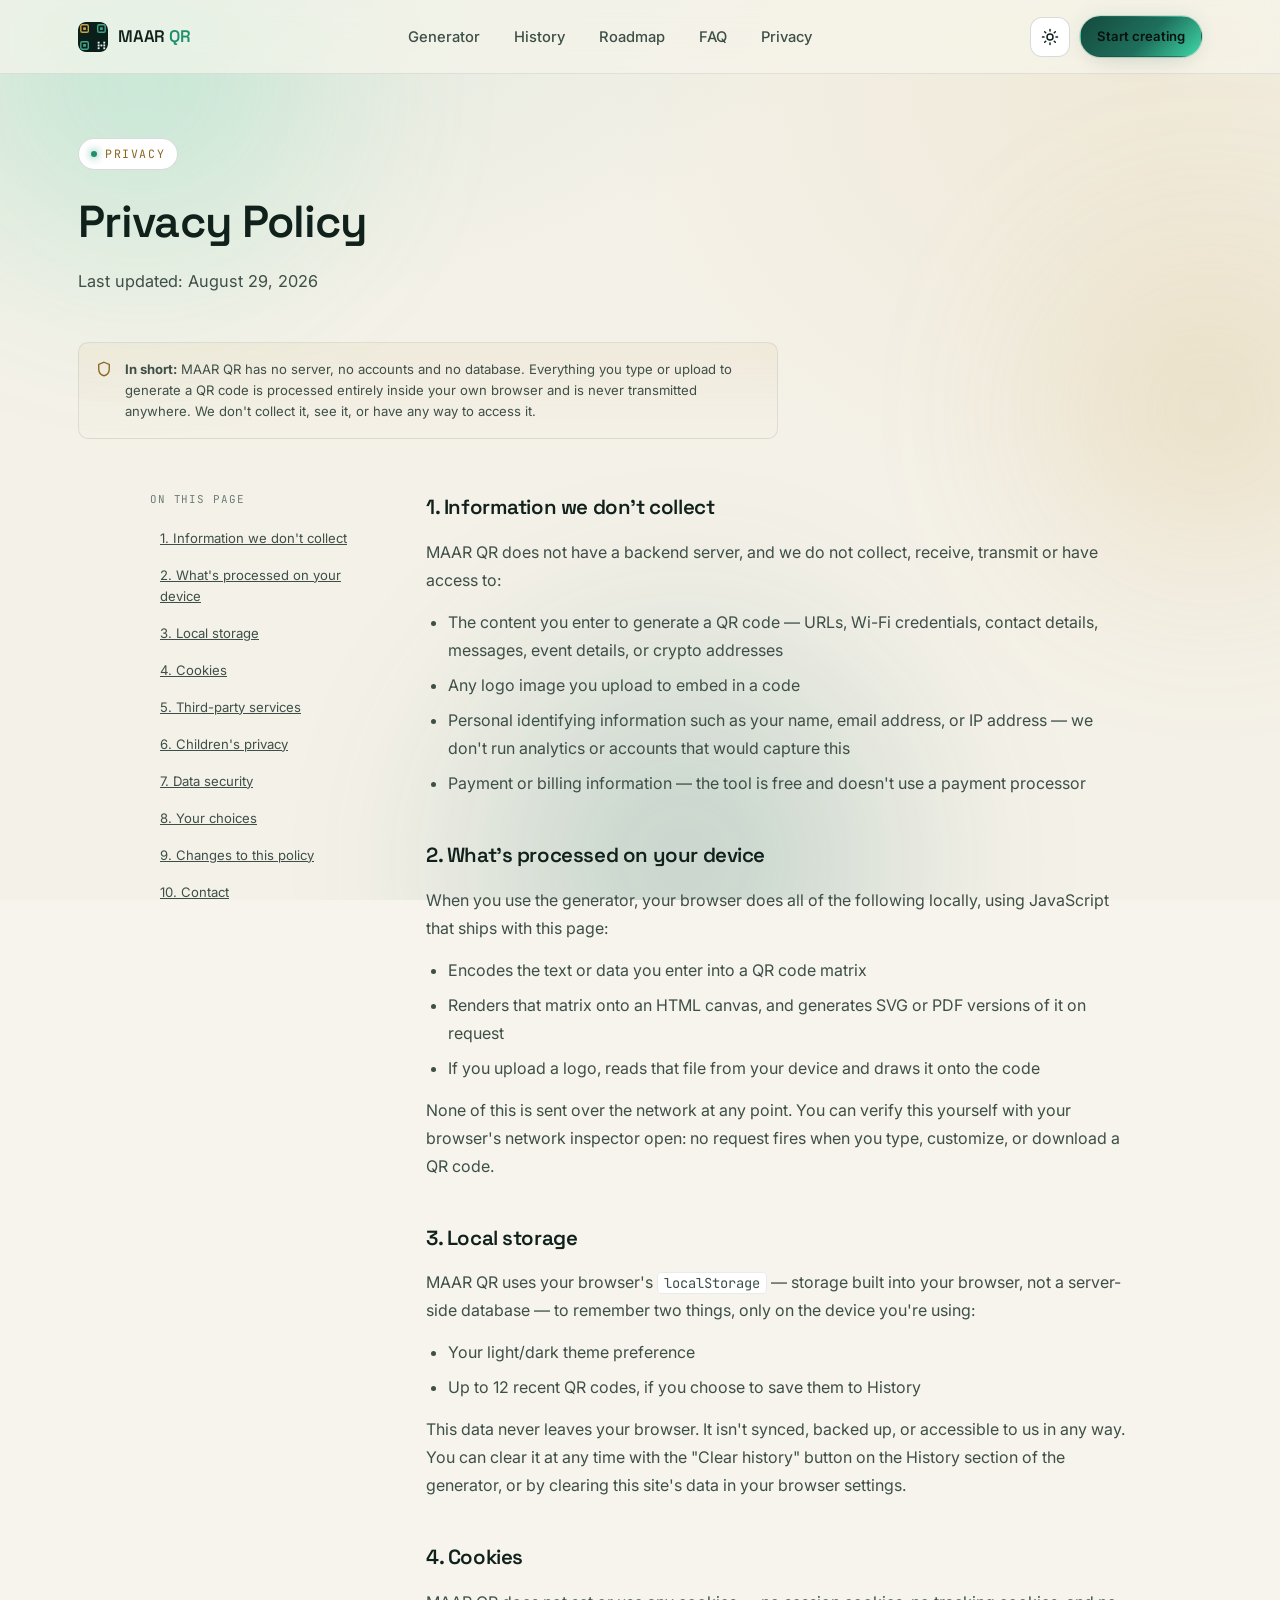
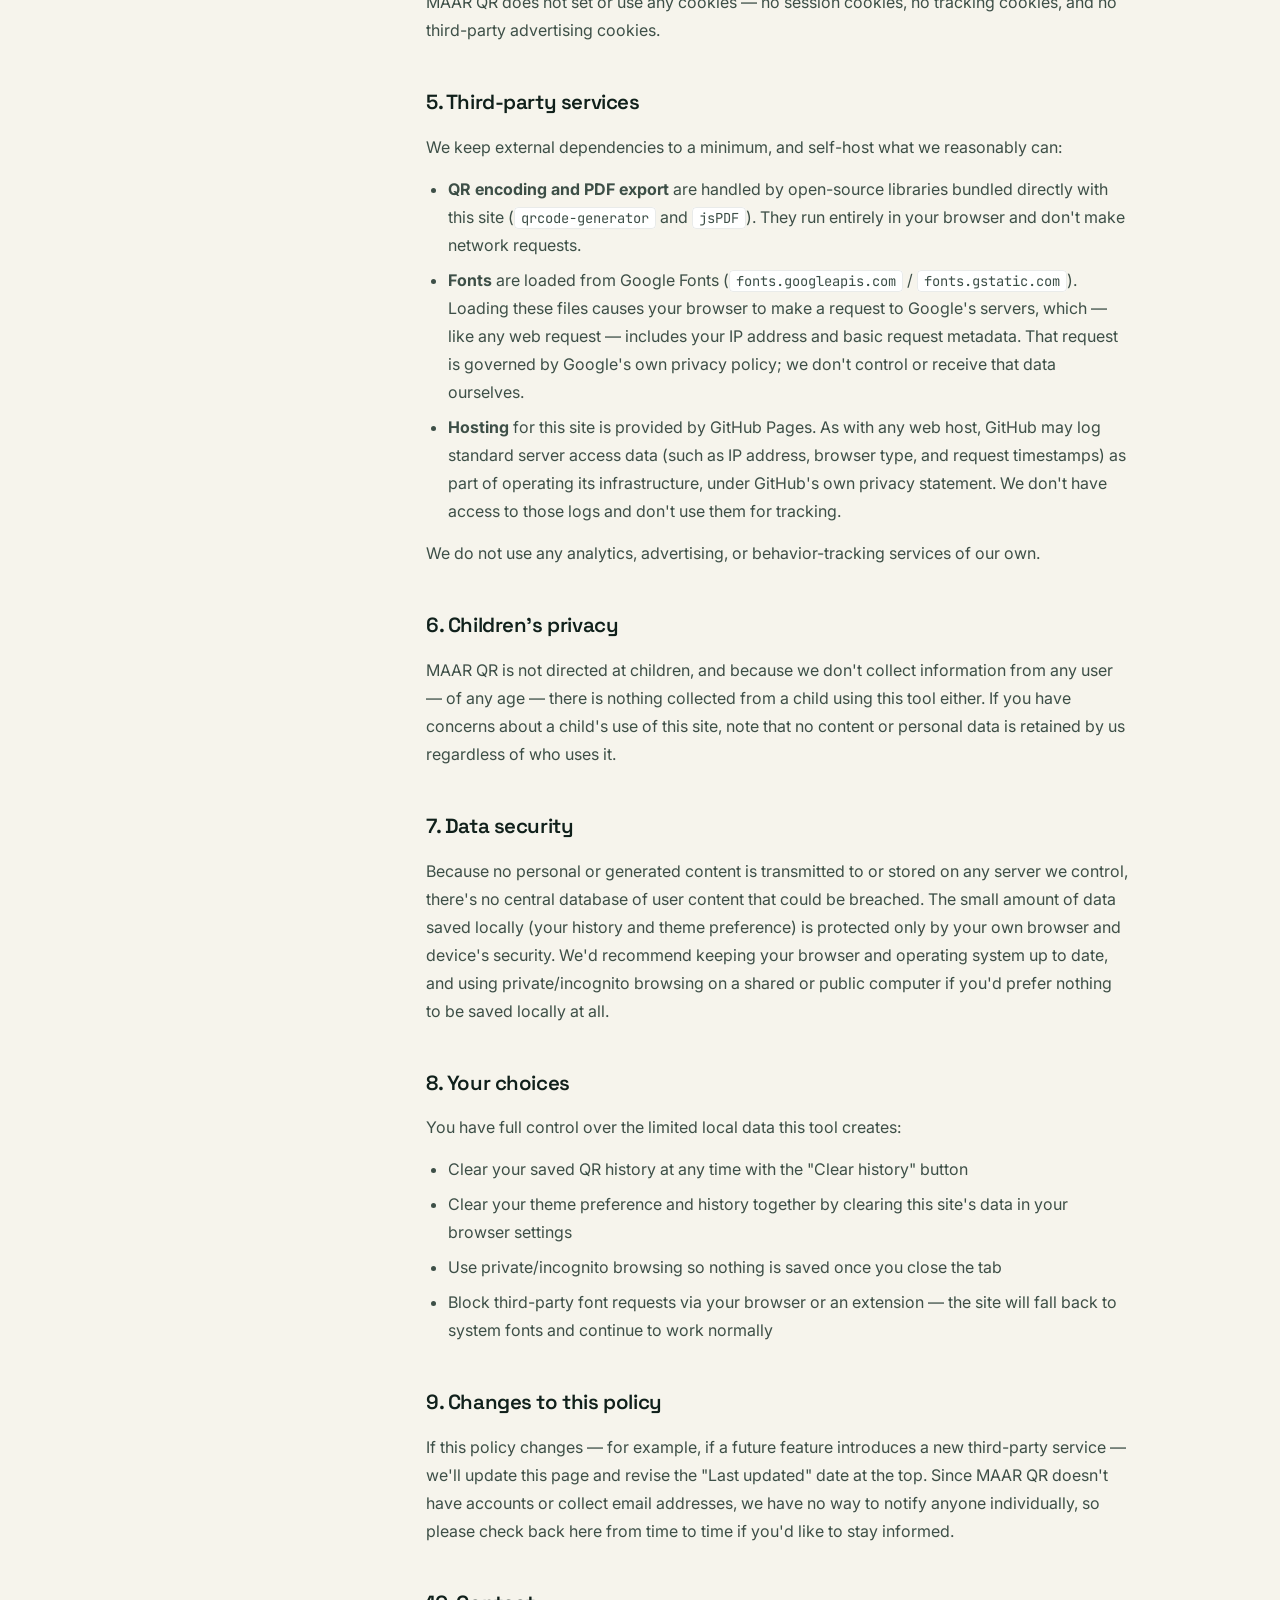
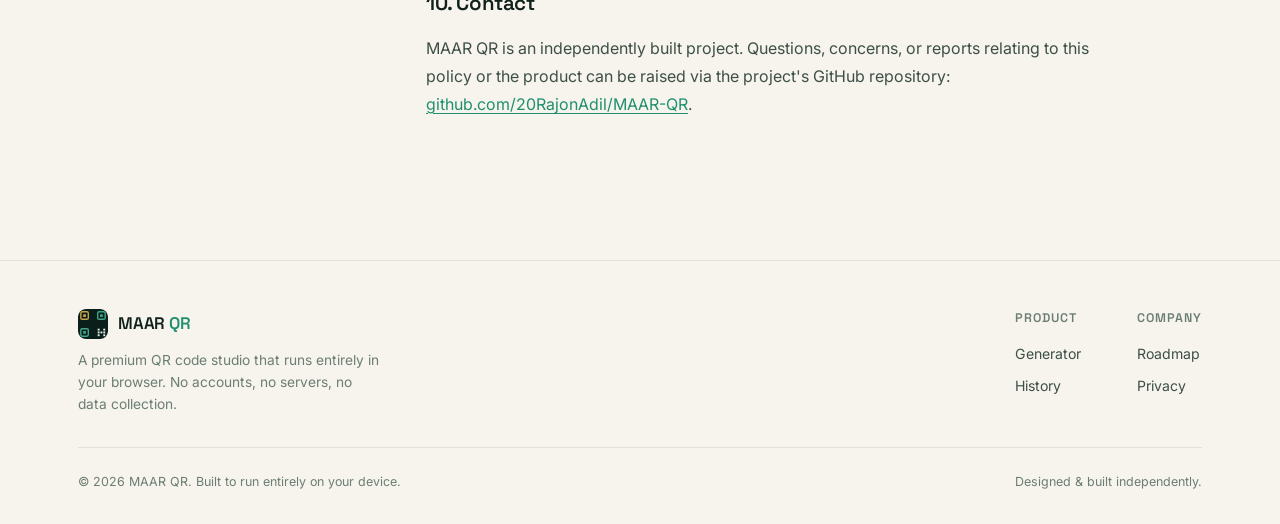
<file: privacy.html>
<!DOCTYPE html>
<html lang="en">
<head>
<meta charset="UTF-8">
<meta name="viewport" content="width=device-width, initial-scale=1.0">
<title>Privacy Policy — MAAR QR</title>
<meta name="description" content="MAAR QR's privacy policy: what data is (and isn't) collected, how local storage is used, and the third-party services this site relies on.">
<meta name="theme-color" content="#0a1f1a">
<meta name="color-scheme" content="dark light">
<meta name="author" content="MAAR QR">
<meta name="robots" content="index, follow">
<link rel="canonical" href="https://20rajonadil.github.io/MAAR-QR/privacy.html">

<!-- Open Graph -->
<meta property="og:title" content="Privacy Policy — MAAR QR">
<meta property="og:description" content="What data MAAR QR does and doesn't collect, and how the small amount of local data it uses is handled.">
<meta property="og:type" content="website">
<meta property="og:url" content="https://20rajonadil.github.io/MAAR-QR/privacy.html">
<meta property="og:image" content="https://20rajonadil.github.io/MAAR-QR/icons/icon-512.png">
<meta property="og:site_name" content="MAAR QR">

<!-- Favicon & icons -->
<link rel="icon" type="image/svg+xml" href="icons/favicon.svg">
<link rel="icon" type="image/png" sizes="32x32" href="icons/favicon-32.png">
<link rel="apple-touch-icon" sizes="180x180" href="icons/apple-touch-icon.png">
<link rel="alternate icon" href="icons/favicon-32.png">
<link rel="manifest" href="site.webmanifest">

<!-- Fonts -->
<link rel="preconnect" href="https://fonts.googleapis.com">
<link rel="preconnect" href="https://fonts.gstatic.com" crossorigin>
<link href="https://fonts.googleapis.com/css2?family=Space+Grotesk:wght@500;600;700&family=Inter:wght@400;500;600;700&family=JetBrains+Mono:wght@400;500&display=swap" rel="stylesheet">

<link rel="stylesheet" href="css/styles.css">
</head>
<body>

<a class="skip-link" href="#main-content">Skip to content</a>

<div class="ambient" aria-hidden="true">
  <div class="orb orb--1"></div>
  <div class="orb orb--2"></div>
  <div class="orb orb--3"></div>
  <div class="grain"></div>
</div>

<header class="site-header">
  <nav class="nav" aria-label="Primary">
    <a href="index.html#top" class="brand">
      <img src="icons/favicon.svg" alt="" class="brand__mark">
      <span class="brand__name">MAAR <em>QR</em></span>
    </a>
    <ul class="nav__links" id="navLinks">
      <li><a href="index.html#generator">Generator</a></li>
      <li><a href="index.html#history">History</a></li>
      <li><a href="index.html#roadmap">Roadmap</a></li>
      <li><a href="index.html#faq">FAQ</a></li>
      <li><a href="privacy.html" aria-current="page">Privacy</a></li>
    </ul>
    <div class="nav__actions">
      <button class="theme-toggle" id="themeToggle" type="button" aria-label="Toggle dark or light theme">
        <svg class="moon" viewBox="0 0 24 24" fill="none" stroke="currentColor" stroke-width="2" stroke-linecap="round"><path d="M21 12.79A9 9 0 1111.21 3 7 7 0 0021 12.79z"/></svg>
        <svg class="sun" viewBox="0 0 24 24" fill="none" stroke="currentColor" stroke-width="2" stroke-linecap="round"><circle cx="12" cy="12" r="4"/><path d="M12 2v2M12 20v2M4.9 4.9l1.4 1.4M17.7 17.7l1.4 1.4M2 12h2M20 12h2M4.9 19.1l1.4-1.4M17.7 6.3l1.4-1.4"/></svg>
      </button>
      <a href="index.html#generator" class="btn btn--primary btn--sm">Start creating</a>
      <button class="nav__toggle" id="navToggle" type="button" aria-label="Toggle menu" aria-expanded="false">
        <svg viewBox="0 0 24 24" fill="none" stroke="currentColor" stroke-width="2" stroke-linecap="round"><path d="M4 7h16M4 12h16M4 17h16"/></svg>
      </button>
    </div>
  </nav>
</header>

<main id="top" role="main">
<div id="main-content" tabindex="-1"></div>

  <section class="section" style="padding-top:64px;">
    <div class="container">
      <div class="section__head" style="max-width:70ch;">
        <span class="eyebrow"><span class="dot"></span> Privacy</span>
        <h1 style="font-size:clamp(2rem, 4vw, 2.8rem); margin:16px 0 10px;">Privacy Policy</h1>
        <p class="legal-updated">Last updated: August 29, 2026</p>
      </div>

      <div class="privacy-note" style="max-width:70ch; margin:28px 0 52px;">
        <svg viewBox="0 0 24 24" fill="none" stroke="currentColor" stroke-width="1.8"><path d="M12 3l7 3v6c0 4.5-3 8-7 9-4-1-7-4.5-7-9V6l7-3z"/></svg>
        <p><strong>In short:</strong> MAAR QR has no server, no accounts and no database. Everything you type or upload to generate a QR code is processed entirely inside your own browser and is never transmitted anywhere. We don't collect it, see it, or have any way to access it.</p>
      </div>

      <div class="legal-layout">
        <nav class="legal-toc" aria-label="Sections of this policy">
          <span>On this page</span>
          <a href="#collect">1. Information we don't collect</a>
          <a href="#device">2. What's processed on your device</a>
          <a href="#storage">3. Local storage</a>
          <a href="#cookies">4. Cookies</a>
          <a href="#third-party">5. Third-party services</a>
          <a href="#children">6. Children's privacy</a>
          <a href="#security">7. Data security</a>
          <a href="#choices">8. Your choices</a>
          <a href="#changes">9. Changes to this policy</a>
          <a href="#contact">10. Contact</a>
        </nav>

        <div class="legal-body">
          <h2 id="collect">1. Information we don't collect</h2>
          <p>MAAR QR does not have a backend server, and we do not collect, receive, transmit or have access to:</p>
          <ul>
            <li>The content you enter to generate a QR code — URLs, Wi-Fi credentials, contact details, messages, event details, or crypto addresses</li>
            <li>Any logo image you upload to embed in a code</li>
            <li>Personal identifying information such as your name, email address, or IP address — we don't run analytics or accounts that would capture this</li>
            <li>Payment or billing information — the tool is free and doesn't use a payment processor</li>
          </ul>

          <h2 id="device">2. What's processed on your device</h2>
          <p>When you use the generator, your browser does all of the following locally, using JavaScript that ships with this page:</p>
          <ul>
            <li>Encodes the text or data you enter into a QR code matrix</li>
            <li>Renders that matrix onto an HTML canvas, and generates SVG or PDF versions of it on request</li>
            <li>If you upload a logo, reads that file from your device and draws it onto the code</li>
          </ul>
          <p>None of this is sent over the network at any point. You can verify this yourself with your browser's network inspector open: no request fires when you type, customize, or download a QR code.</p>

          <h2 id="storage">3. Local storage</h2>
          <p>MAAR QR uses your browser's <code>localStorage</code> — storage built into your browser, not a server-side database — to remember two things, only on the device you're using:</p>
          <ul>
            <li>Your light/dark theme preference</li>
            <li>Up to 12 recent QR codes, if you choose to save them to History</li>
          </ul>
          <p>This data never leaves your browser. It isn't synced, backed up, or accessible to us in any way. You can clear it at any time with the "Clear history" button on the History section of the generator, or by clearing this site's data in your browser settings.</p>

          <h2 id="cookies">4. Cookies</h2>
          <p>MAAR QR does not set or use any cookies — no session cookies, no tracking cookies, and no third-party advertising cookies.</p>

          <h2 id="third-party">5. Third-party services</h2>
          <p>We keep external dependencies to a minimum, and self-host what we reasonably can:</p>
          <ul>
            <li><strong>QR encoding and PDF export</strong> are handled by open-source libraries bundled directly with this site (<code>qrcode-generator</code> and <code>jsPDF</code>). They run entirely in your browser and don't make network requests.</li>
            <li><strong>Fonts</strong> are loaded from Google Fonts (<code>fonts.googleapis.com</code> / <code>fonts.gstatic.com</code>). Loading these files causes your browser to make a request to Google's servers, which — like any web request — includes your IP address and basic request metadata. That request is governed by Google's own privacy policy; we don't control or receive that data ourselves.</li>
            <li><strong>Hosting</strong> for this site is provided by GitHub Pages. As with any web host, GitHub may log standard server access data (such as IP address, browser type, and request timestamps) as part of operating its infrastructure, under GitHub's own privacy statement. We don't have access to those logs and don't use them for tracking.</li>
          </ul>
          <p>We do not use any analytics, advertising, or behavior-tracking services of our own.</p>

          <h2 id="children">6. Children's privacy</h2>
          <p>MAAR QR is not directed at children, and because we don't collect information from any user — of any age — there is nothing collected from a child using this tool either. If you have concerns about a child's use of this site, note that no content or personal data is retained by us regardless of who uses it.</p>

          <h2 id="security">7. Data security</h2>
          <p>Because no personal or generated content is transmitted to or stored on any server we control, there's no central database of user content that could be breached. The small amount of data saved locally (your history and theme preference) is protected only by your own browser and device's security. We'd recommend keeping your browser and operating system up to date, and using private/incognito browsing on a shared or public computer if you'd prefer nothing to be saved locally at all.</p>

          <h2 id="choices">8. Your choices</h2>
          <p>You have full control over the limited local data this tool creates:</p>
          <ul>
            <li>Clear your saved QR history at any time with the "Clear history" button</li>
            <li>Clear your theme preference and history together by clearing this site's data in your browser settings</li>
            <li>Use private/incognito browsing so nothing is saved once you close the tab</li>
            <li>Block third-party font requests via your browser or an extension — the site will fall back to system fonts and continue to work normally</li>
          </ul>

          <h2 id="changes">9. Changes to this policy</h2>
          <p>If this policy changes — for example, if a future feature introduces a new third-party service — we'll update this page and revise the "Last updated" date at the top. Since MAAR QR doesn't have accounts or collect email addresses, we have no way to notify anyone individually, so please check back here from time to time if you'd like to stay informed.</p>

          <h2 id="contact">10. Contact</h2>
          <p>MAAR QR is an independently built project. Questions, concerns, or reports relating to this policy or the product can be raised via the project's GitHub repository: <a href="https://github.com/20RajonAdil/MAAR-QR/issues" target="_blank" rel="noopener noreferrer">github.com/20RajonAdil/MAAR-QR</a>.</p>
        </div>
      </div>
    </div>
  </section>

</main>

<footer class="site-footer">
  <div class="container">
    <div class="footer__grid">
      <div class="footer__brand">
        <a href="index.html#top" class="brand">
          <img src="icons/favicon.svg" alt="" class="brand__mark">
          <span class="brand__name">MAAR <em>QR</em></span>
        </a>
        <p>A premium QR code studio that runs entirely in your browser. No accounts, no servers, no data collection.</p>
      </div>
      <div class="footer__links">
        <div class="footer__col">
          <h4>Product</h4>
          <a href="index.html#generator">Generator</a>
          <a href="index.html#history">History</a>
        </div>
        <div class="footer__col">
          <h4>Company</h4>
          <a href="index.html#roadmap">Roadmap</a>
          <a href="privacy.html">Privacy</a>
        </div>
      </div>
    </div>
    <div class="footer__bottom">
      <span>© <span id="year"></span> MAAR QR. Built to run entirely on your device.</span>
      <span>Designed &amp; built independently.</span>
    </div>
  </div>
</footer>

<script src="js/button-shine.js" defer></script>

<script>
  // Self-contained: this page doesn't load the generator/app.js, so theme,
  // mobile nav and scroll-reveal are handled directly here.
  (() => {
    'use strict';
    const root = document.documentElement;
    const savedTheme = localStorage.getItem('maarqr-theme');
    if (savedTheme) {
      root.setAttribute('data-theme', savedTheme);
    } else if (window.matchMedia('(prefers-color-scheme: light)').matches) {
      root.setAttribute('data-theme', 'light');
    }
    document.getElementById('themeToggle')?.addEventListener('click', () => {
      const next = root.getAttribute('data-theme') === 'light' ? 'dark' : 'light';
      root.setAttribute('data-theme', next);
      localStorage.setItem('maarqr-theme', next);
    });

    const navToggle = document.getElementById('navToggle');
    const navLinks = document.getElementById('navLinks');
    navToggle?.addEventListener('click', () => {
      const open = navLinks.classList.toggle('is-open');
      navToggle.setAttribute('aria-expanded', String(open));
    });
    navLinks?.querySelectorAll('a').forEach(a => a.addEventListener('click', () => {
      navLinks.classList.remove('is-open');
    }));

    const yearEl = document.getElementById('year');
    if (yearEl) yearEl.textContent = new Date().getFullYear();
  })();
</script>

<script>
  if ('serviceWorker' in navigator) {
    window.addEventListener('load', () => navigator.serviceWorker.register('./sw.js').catch(() => {}));
  }
</script>
</body>
</html>
</file>
<file: css/styles.css>
/* ==========================================================================
   MAAR QR — Design System
   Space Grotesk (display) / Inter (body) / JetBrains Mono (data)
   ========================================================================== */

:root{
  /* ---- Dark (default) palette ---- */
  --void:#050f0c;
  --bg-0:#081a15;
  --bg-1:#0b241d;
  --surface:#0f2a23;
  --surface-2:#12332a;
  --border:rgba(234,243,239,0.09);
  --border-strong:rgba(234,243,239,0.16);
  --text-0:#eaf3ef;
  --text-1:#b7cbc3;
  --text-2:#7f978d;
  --emerald:#1f6f5c;
  --emerald-bright:#3fd8a8;
  --teal:#12665c;
  --gold:#c9a24b;
  --gold-bright:#e6c775;
  --danger:#d16a5b;

  --grad-emerald: linear-gradient(135deg,#144a3d 0%,#1f6f5c 55%,#3fd8a8 100%);
  --grad-gold: linear-gradient(135deg,#8a6d2c 0%,#c9a24b 55%,#eccf87 100%);

  --shadow-soft: 0 1px 2px rgba(0,0,0,0.24), 0 12px 32px -12px rgba(0,0,0,0.55);
  --shadow-lift: 0 2px 4px rgba(0,0,0,0.3), 0 24px 48px -16px rgba(0,0,0,0.6);
  --glow-emerald: 0 0 0 1px rgba(63,216,168,0.25), 0 0 24px rgba(63,216,168,0.16);
  --glow-gold: 0 0 0 1px rgba(230,199,117,0.3), 0 0 22px rgba(230,199,117,0.18);

  --radius-s:10px;
  --radius-m:16px;
  --radius-l:24px;
  --radius-xl:32px;

  --font-display:'Space Grotesk', system-ui, sans-serif;
  --font-body:'Inter', system-ui, sans-serif;
  --font-mono:'JetBrains Mono', ui-monospace, monospace;

  --ease-out: cubic-bezier(.16,1,.3,1);
  --ease-soft: cubic-bezier(.4,0,.2,1);

  color-scheme: dark;
}

html[data-theme="light"]{
  --void:#f4f1e8;
  --bg-0:#f6f4ec;
  --bg-1:#ffffff;
  --surface:#ffffff;
  --surface-2:#f0ede2;
  --border:rgba(16,32,27,0.09);
  --border-strong:rgba(16,32,27,0.16);
  --text-0:#10201b;
  --text-1:#3d4f47;
  --text-2:#6c7d74;
  --emerald:#1f6f5c;
  --emerald-bright:#1f8f6f;
  --teal:#0f5c52;
  --gold:#a3792b;
  --gold-bright:#8a6520;

  --shadow-soft: 0 1px 2px rgba(16,32,27,0.06), 0 12px 28px -14px rgba(16,32,27,0.18);
  --shadow-lift: 0 2px 6px rgba(16,32,27,0.08), 0 24px 44px -18px rgba(16,32,27,0.22);
  --glow-emerald: 0 0 0 1px rgba(31,143,111,0.18), 0 0 18px rgba(31,143,111,0.12);
  --glow-gold: 0 0 0 1px rgba(138,101,32,0.22), 0 0 18px rgba(138,101,32,0.12);
  color-scheme: light;
}

*,*::before,*::after{box-sizing:border-box;}
html{scroll-behavior:smooth;}
@media (prefers-reduced-motion: reduce){
  html{scroll-behavior:auto;}
  *,*::before,*::after{animation-duration:0.001ms !important; animation-iteration-count:1 !important; transition-duration:0.001ms !important; scroll-behavior:auto !important;}
}

body{
  margin:0;
  background:var(--bg-0);
  color:var(--text-0);
  font-family:var(--font-body);
  font-size:16px;
  line-height:1.6;
  -webkit-font-smoothing:antialiased;
  transition:background .5s var(--ease-soft), color .5s var(--ease-soft);
  overflow-x:hidden;
}

h1,h2,h3,h4{
  font-family:var(--font-display);
  font-weight:600;
  letter-spacing:-0.02em;
  margin:0;
  color:var(--text-0);
}
p{margin:0;}
a{color:inherit;}
button{font-family:inherit;}
::selection{background:rgba(63,216,168,0.28); color:var(--text-0);}

:focus-visible{
  outline:2px solid var(--emerald-bright);
  outline-offset:3px;
  border-radius:6px;
}

.container{
  max-width:1180px;
  margin:0 auto;
  padding:0 28px;
}

/* ---------------------------------------------------------------------- */
/* Ambient background                                                     */
/* ---------------------------------------------------------------------- */
.ambient{
  position:fixed;
  inset:0;
  z-index:-1;
  overflow:hidden;
  background:
    radial-gradient(1200px 700px at 12% -10%, rgba(31,111,92,0.35), transparent 60%),
    radial-gradient(1000px 800px at 90% 10%, rgba(201,162,75,0.10), transparent 55%),
    var(--void);
  transition:background .6s var(--ease-soft);
}
html[data-theme="light"] .ambient{
  background:
    radial-gradient(1200px 700px at 12% -10%, rgba(31,143,111,0.10), transparent 60%),
    radial-gradient(1000px 800px at 90% 10%, rgba(201,162,75,0.10), transparent 55%),
    var(--void);
}
.orb{
  position:absolute;
  border-radius:50%;
  filter:blur(90px);
  opacity:.55;
  will-change:transform;
}
html[data-theme="light"] .orb{opacity:.28;}
.orb--1{width:520px;height:520px;top:-180px;left:-120px;background:radial-gradient(circle,#3fd8a8,transparent 70%);animation:drift1 46s ease-in-out infinite;}
.orb--2{width:460px;height:460px;top:20%;right:-160px;background:radial-gradient(circle,#c9a24b,transparent 70%);animation:drift2 54s ease-in-out infinite;}
.orb--3{width:600px;height:600px;bottom:-260px;left:30%;background:radial-gradient(circle,#12665c,transparent 70%);animation:drift3 60s ease-in-out infinite;}

@keyframes drift1{0%,100%{transform:translate(0,0) scale(1);}50%{transform:translate(60px,80px) scale(1.08);}}
@keyframes drift2{0%,100%{transform:translate(0,0) scale(1);}50%{transform:translate(-70px,50px) scale(0.95);}}
@keyframes drift3{0%,100%{transform:translate(0,0) scale(1);}50%{transform:translate(40px,-60px) scale(1.05);}}

.grain{
  position:absolute; inset:0;
  background-image:url("data:image/svg+xml,%3Csvg xmlns='http://www.w3.org/2000/svg' width='120' height='120'%3E%3Cfilter id='n'%3E%3CfeTurbulence type='fractalNoise' baseFrequency='0.85' numOctaves='2' stitchTiles='stitch'/%3E%3C/filter%3E%3Crect width='100%25' height='100%25' filter='url(%23n)' opacity='0.035'/%3E%3C/svg%3E");
  mix-blend-mode:overlay;
  pointer-events:none;
}

/* ---------------------------------------------------------------------- */
/* Header / nav                                                           */
/* ---------------------------------------------------------------------- */
.site-header{
  position:sticky; top:0; z-index:50;
  backdrop-filter:blur(16px) saturate(140%);
  background:color-mix(in srgb, var(--bg-0) 72%, transparent);
  border-bottom:1px solid var(--border);
}
.nav{
  position:relative;
  display:flex; align-items:center; justify-content:space-between;
  padding:16px 28px;
  max-width:1180px; margin:0 auto;
}
.brand{
  display:flex; align-items:center; gap:10px;
  font-family:var(--font-display); font-weight:600; font-size:1.05rem;
  letter-spacing:-0.01em;
  text-decoration:none; color:var(--text-0);
}
.brand__mark{width:30px;height:30px; border-radius:8px; display:block;}
.brand__name{white-space:nowrap;}
.brand__name em{font-style:normal; color:var(--emerald-bright);}

.nav__links{
  display:flex; gap:6px; align-items:center;
  list-style:none; margin:0; padding:0;
}
.nav__links a{
  text-decoration:none; color:var(--text-1); font-size:.92rem; font-weight:500;
  padding:9px 14px; border-radius:100px;
  transition:color .25s var(--ease-soft), background .25s var(--ease-soft);
}
.nav__links a:hover{color:var(--text-0); background:var(--surface-2);}

.nav__actions{display:flex; align-items:center; gap:10px;}

.theme-toggle{
  position:relative; overflow:hidden; z-index:0;
  width:40px; height:40px; border-radius:12px;
  border:1px solid var(--border-strong);
  background:var(--surface);
  color:var(--text-0);
  display:grid; place-items:center;
  cursor:pointer;
  transition:box-shadow .3s var(--ease-soft), transform .2s var(--ease-soft), border-color .3s;
}
.theme-toggle:hover{box-shadow:var(--glow-emerald); border-color:var(--border-strong); transform:translateY(-1px);}
.theme-toggle svg{width:18px;height:18px;}
.theme-toggle .sun{display:none;}
html[data-theme="light"] .theme-toggle .moon{display:none;}
html[data-theme="light"] .theme-toggle .sun{display:block;}

.nav__toggle{
  position:relative; overflow:hidden; z-index:0;
  display:none;
  width:40px;height:40px; border-radius:12px;
  border:1px solid var(--border-strong); background:var(--surface); color:var(--text-0);
  cursor:pointer;
}

/* ---------------------------------------------------------------------- */
/* Buttons                                                                */
/* ---------------------------------------------------------------------- */
.btn{
  --btn-shadow: var(--shadow-soft);
  --shine-x:50%; --shine-y:50%; --shine-o:0;
  position:relative;
  overflow:hidden;
  z-index:0;
  display:inline-flex; align-items:center; justify-content:center; gap:8px;
  padding:13px 24px;
  font-family:var(--font-body); font-weight:600; font-size:.92rem;
  border-radius:100px;
  border:1px solid transparent;
  cursor:pointer;
  text-decoration:none;
  transition:transform .25s var(--ease-out), box-shadow .35s var(--ease-soft), background .3s var(--ease-soft), border-color .3s var(--ease-soft);
  white-space:nowrap;
}
.btn:active{transform:translateY(1px) scale(.99);}
.btn--primary{
  background:var(--grad-emerald);
  color:#06120e;
  box-shadow:var(--btn-shadow), var(--glow-emerald);
}
.btn--primary:hover{transform:translateY(-2px); box-shadow:var(--shadow-lift), var(--glow-emerald);}
.btn--gold{
  background:var(--grad-gold);
  color:#241b06;
  box-shadow:var(--btn-shadow), var(--glow-gold);
}
.btn--gold:hover{transform:translateY(-2px); box-shadow:var(--shadow-lift), var(--glow-gold);}
.btn--ghost{
  background:var(--surface);
  color:var(--text-0);
  border-color:var(--border-strong);
}
.btn--ghost:hover{border-color:var(--emerald-bright); box-shadow:var(--glow-emerald); transform:translateY(-1px);}
.btn--sm{padding:9px 16px; font-size:.82rem;}
.btn--icon{padding:11px; border-radius:12px;}
.btn svg{width:16px;height:16px; flex-shrink:0;}
.btn:disabled{opacity:.45; cursor:not-allowed; transform:none !important;}

/* ---------------------------------------------------------------------- */
/* Button shine — glare sweep on hover + cursor-follow specular highlight.
   Applied to every button-like control site-wide. Both effects live on
   ::before/::after with a negative z-index so they always render behind
   the button's own text/icon (never on top of it, no matter how plain
   the button's markup is) and are clipped to the button's own shape by
   its overflow:hidden — they can't bleed outside it.                    */
/* ---------------------------------------------------------------------- */
.btn, .theme-toggle, .nav__toggle, .type-btn{
  --shine-x:50%; --shine-y:50%; --shine-o:0;
}
.btn::before, .theme-toggle::before, .nav__toggle::before, .type-btn::before{
  content:'';
  position:absolute; inset:0;
  z-index:-1;
  border-radius:inherit;
  background:radial-gradient(210px circle at var(--shine-x) var(--shine-y), rgba(255,255,255,.4), transparent 70%);
  opacity:var(--shine-o);
  transition:opacity .25s ease;
  pointer-events:none;
}
.btn::after, .theme-toggle::after, .nav__toggle::after, .type-btn::after{
  content:'';
  position:absolute;
  top:-30%; left:-70%;
  width:55%; height:160%;
  background:linear-gradient(100deg, transparent, rgba(255,255,255,.5), transparent);
  transform:translateX(-40%) skewX(-18deg);
  z-index:-1;
  pointer-events:none;
  transition:transform .7s var(--ease-out);
}
.btn:hover::after, .btn:focus-visible::after,
.theme-toggle:hover::after, .theme-toggle:focus-visible::after,
.nav__toggle:hover::after, .nav__toggle:focus-visible::after,
.type-btn:hover::after, .type-btn:focus-visible::after{
  transform:translateX(420%) skewX(-18deg);
}
@media (prefers-reduced-motion: reduce){
  .btn::before, .btn::after, .theme-toggle::before, .theme-toggle::after,
  .nav__toggle::before, .nav__toggle::after, .type-btn::before, .type-btn::after{
    transition:none; display:none;
  }
}

/* ---------------------------------------------------------------------- */
/* Cards / surfaces                                                       */
/* ---------------------------------------------------------------------- */
.card{
  background:var(--surface);
  border:1px solid var(--border);
  border-radius:var(--radius-l);
  box-shadow:var(--shadow-soft);
  transition:box-shadow .4s var(--ease-soft), border-color .4s var(--ease-soft), transform .4s var(--ease-soft);
}
.card--float{animation:float 8s ease-in-out infinite;}
@keyframes float{0%,100%{transform:translateY(0);}50%{transform:translateY(-8px);}}

.eyebrow{
  display:inline-flex; align-items:center; gap:8px;
  font-family:var(--font-mono); font-size:.72rem; letter-spacing:.14em; text-transform:uppercase;
  color:var(--gold-bright);
  padding:6px 12px;
  border:1px solid var(--border-strong);
  border-radius:100px;
  background:var(--surface);
}
.eyebrow .dot{width:6px;height:6px;border-radius:50%;background:var(--emerald-bright); box-shadow:0 0 8px var(--emerald-bright);}

/* ---------------------------------------------------------------------- */
/* Hero                                                                    */
/* ---------------------------------------------------------------------- */
.hero{
  padding:88px 0 64px;
  position:relative;
  overflow:hidden;
  isolation:isolate;
}
.floating-lines{
  position:absolute; inset:0;
  width:100%; height:100%;
  z-index:0;
  pointer-events:none;
  opacity:.9;
  -webkit-mask-image:linear-gradient(to bottom, transparent, black 12%, black 88%, transparent);
  mask-image:linear-gradient(to bottom, transparent, black 12%, black 88%, transparent);
}
html[data-theme="light"] .floating-lines{opacity:.8;}
.hero__grid{
  position:relative;
  z-index:1;
}
.hero__grid{
  display:grid;
  grid-template-columns:1.05fr 0.95fr;
  gap:56px;
  align-items:center;
}
.hero__title{
  font-size:clamp(2.6rem, 5vw, 4rem);
  line-height:1.04;
  margin:20px 0 22px;
}
.hero__title .accent{
  background:var(--grad-emerald);
  -webkit-background-clip:text; background-clip:text; color:transparent;
}
.hero__desc{
  font-size:1.08rem;
  color:var(--text-1);
  max-width:46ch;
  margin-bottom:32px;
}
.hero__actions{display:flex; gap:14px; flex-wrap:wrap; margin-bottom:36px;}
.hero__trust{
  display:flex; gap:26px; flex-wrap:wrap;
}
.trust-item{display:flex; align-items:center; gap:8px; font-size:.86rem; color:var(--text-2);}
.trust-item svg{width:16px;height:16px; color:var(--emerald-bright); flex-shrink:0;}

.hero__preview{
  position:relative;
}
.preview-card{
  position:relative;
  padding:32px;
  display:flex; flex-direction:column; align-items:center; gap:20px;
}
.preview-card__stage{
  position:relative;
  width:100%;
  aspect-ratio:1/1;
  max-width:320px;
  border-radius:var(--radius-m);
  background:var(--bg-1);
  border:1px solid var(--border);
  display:grid; place-items:center;
  overflow:hidden;
}
.preview-card__stage canvas{width:82%; height:82%; image-rendering:pixelate;}
.scan-beam{
  position:absolute; left:6%; right:6%; height:2px;
  background:linear-gradient(90deg, transparent, var(--emerald-bright), transparent);
  box-shadow:0 0 14px var(--emerald-bright);
  animation:scan 3.2s ease-in-out infinite;
  opacity:.85;
}
@keyframes scan{0%{top:8%;}50%{top:88%;}100%{top:8%;}}
.preview-card__meta{
  width:100%; display:flex; justify-content:space-between; align-items:center;
  font-family:var(--font-mono); font-size:.76rem; color:var(--text-2);
}
.preview-card__meta .pulse{width:7px;height:7px;border-radius:50%;background:var(--emerald-bright); box-shadow:0 0 8px var(--emerald-bright); animation:pulse 1.6s ease-in-out infinite;}
@keyframes pulse{0%,100%{opacity:.4;}50%{opacity:1;}}
.preview-card__input{width:100%;}

/* ---------------------------------------------------------------------- */
/* Section shell                                                          */
/* ---------------------------------------------------------------------- */
.section{padding:88px 0;}
.section--tight{padding:56px 0;}
.section__head{
  max-width:640px;
  margin-bottom:48px;
}
.section__head h2{font-size:clamp(1.8rem, 3vw, 2.4rem); margin:16px 0 12px;}
.section__head p{color:var(--text-1); font-size:1.02rem;}
.section-divider{
  height:1px;
  background:linear-gradient(90deg, transparent, var(--border-strong), transparent);
  border:0; margin:0;
}

/* ---------------------------------------------------------------------- */
/* Generator                                                               */
/* ---------------------------------------------------------------------- */
.generator{
  display:grid;
  grid-template-columns:1.15fr 0.85fr;
  gap:28px;
  align-items:start;
}
.panel{
  padding:28px;
}
.panel__title{
  display:flex; align-items:center; justify-content:space-between;
  margin-bottom:20px;
}
.panel__title h3{font-size:1.1rem;}

.type-grid{
  display:grid;
  grid-template-columns:repeat(4, 1fr);
  gap:8px;
  margin-bottom:24px;
}
.type-btn{
  position:relative; overflow:hidden; z-index:0;
  display:flex; flex-direction:column; align-items:center; gap:6px;
  padding:14px 8px;
  border-radius:var(--radius-s);
  border:1px solid var(--border);
  background:var(--bg-1);
  color:var(--text-1);
  cursor:pointer;
  font-size:.72rem; font-weight:600;
  transition:all .25s var(--ease-soft);
}
.type-btn svg{width:18px;height:18px;}
.type-btn:hover{border-color:var(--border-strong); color:var(--text-0); transform:translateY(-2px);}
.type-btn[aria-pressed="true"]{
  border-color:var(--emerald-bright);
  color:var(--text-0);
  background:linear-gradient(180deg, rgba(63,216,168,0.12), rgba(63,216,168,0.03));
  box-shadow:var(--glow-emerald);
}

.field{margin-bottom:16px;}
.field label{
  display:block; font-size:.8rem; font-weight:600; color:var(--text-1); margin-bottom:8px;
}
.field-row{display:grid; grid-template-columns:1fr 1fr; gap:14px;}
.input, .select, textarea.input{
  width:100%;
  padding:12px 14px;
  border-radius:var(--radius-s);
  border:1px solid var(--border-strong);
  background:var(--bg-1);
  color:var(--text-0);
  font-family:var(--font-mono);
  font-size:.88rem;
  transition:border-color .25s var(--ease-soft), box-shadow .25s var(--ease-soft), background .25s;
}
.input::placeholder{color:var(--text-2); font-family:var(--font-body);}
.input:focus, .select:focus, textarea.input:focus{
  outline:none; border-color:var(--emerald-bright);
  box-shadow:0 0 0 4px rgba(63,216,168,0.14);
}
textarea.input{resize:vertical; min-height:90px; font-family:var(--font-body);}
.select{appearance:none; cursor:pointer; background-image:url("data:image/svg+xml,%3Csvg xmlns='http://www.w3.org/2000/svg' width='16' height='16' viewBox='0 0 24 24' fill='none' stroke='%237f978d' stroke-width='2'%3E%3Cpath d='M6 9l6 6 6-6'/%3E%3C/svg%3E"); background-repeat:no-repeat; background-position:right 12px center; padding-right:36px;}

.data-forms > div{display:none;}
.data-forms > div.active{display:block; animation:fadeIn .35s var(--ease-out);}
@keyframes fadeIn{from{opacity:0; transform:translateY(4px);} to{opacity:1; transform:translateY(0);}}

/* Customization accordion */
.accordion{border-top:1px solid var(--border); margin-top:8px;}
.accordion__item{border-bottom:1px solid var(--border);}
.accordion__trigger{
  width:100%; display:flex; align-items:center; justify-content:space-between;
  padding:16px 2px; background:none; border:0; color:var(--text-0);
  font-family:var(--font-display); font-weight:600; font-size:.95rem; cursor:pointer;
}
.accordion__trigger svg{width:16px;height:16px; transition:transform .3s var(--ease-soft); color:var(--text-2);}
.accordion__trigger[aria-expanded="true"] svg{transform:rotate(180deg);}
.accordion__panel{
  max-height:0; overflow:hidden;
  transition:max-height .4s var(--ease-soft);
}
.accordion__panel.open{max-height:900px;}
.accordion__inner{padding:4px 2px 22px;}

.swatch-row{display:flex; align-items:center; gap:12px;}
.swatch{
  width:44px; height:44px; border-radius:12px; border:1px solid var(--border-strong);
  cursor:pointer; padding:0; overflow:hidden;
}
.range-row{display:flex; align-items:center; gap:14px;}
.range-row input[type="range"]{flex:1; accent-color:var(--emerald-bright);}
.range-value{font-family:var(--font-mono); font-size:.78rem; color:var(--text-2); min-width:38px; text-align:right;}

.segmented{display:flex; border:1px solid var(--border-strong); border-radius:var(--radius-s); overflow:hidden;}
.segmented button{
  flex:1; padding:10px; background:var(--bg-1); border:0; color:var(--text-1); cursor:pointer;
  font-size:.82rem; font-weight:600; transition:all .2s var(--ease-soft);
  border-right:1px solid var(--border-strong);
}
.segmented button:last-child{border-right:0;}
.segmented button[aria-pressed="true"]{background:var(--emerald); color:#eafff6;}

.logo-drop{
  border:1.5px dashed var(--border-strong);
  border-radius:var(--radius-s);
  padding:18px; text-align:center; cursor:pointer;
  color:var(--text-2); font-size:.82rem;
  transition:border-color .25s, color .25s;
}
.logo-drop:hover{border-color:var(--emerald-bright); color:var(--text-1);}

.output-actions{display:flex; flex-wrap:wrap; gap:10px; margin-top:22px;}

.privacy-note{
  display:flex; gap:12px; align-items:flex-start;
  padding:16px; margin-top:24px;
  border-radius:var(--radius-s);
  background:linear-gradient(180deg, rgba(201,162,75,0.08), transparent);
  border:1px solid var(--border);
}
.privacy-note svg{width:18px;height:18px; color:var(--gold-bright); flex-shrink:0; margin-top:1px;}
.privacy-note p{font-size:.82rem; color:var(--text-1);}
.privacy-note a{color:var(--emerald-bright); font-weight:600; text-decoration:underline; text-underline-offset:2px; white-space:nowrap;}

/* ---------------------------------------------------------------------- */
/* Legal document layout (Privacy Policy)                                 */
/* ---------------------------------------------------------------------- */
.legal-updated{color:var(--text-2); font-size:.88rem;}
.legal-layout{
  display:grid; grid-template-columns:220px 1fr; gap:56px; align-items:start;
  max-width:980px; margin:0 auto;
}
.legal-toc{
  position:sticky; top:96px;
  display:flex; flex-direction:column; gap:2px;
  font-size:.82rem;
}
.legal-toc span{
  font-family:var(--font-mono); font-size:.68rem; letter-spacing:.08em; text-transform:uppercase;
  color:var(--text-2); margin-bottom:10px;
}
.legal-toc a{
  padding:7px 10px; border-radius:var(--radius-s); color:var(--text-1);
  transition:background .2s, color .2s;
}
.legal-toc a:hover{background:var(--surface); color:var(--emerald-bright);}
.legal-body h2{
  font-size:1.28rem; margin:0 0 14px; scroll-margin-top:100px;
}
.legal-body > h2:not(:first-child){margin-top:42px;}
.legal-body p{color:var(--text-1); line-height:1.75; margin-bottom:14px;}
.legal-body ul{color:var(--text-1); line-height:1.75; margin:0 0 14px; padding-left:22px;}
.legal-body li{margin-bottom:7px;}
.legal-body a{color:var(--emerald-bright); text-decoration:underline; text-underline-offset:3px;}
.legal-body code{
  font-family:var(--font-mono); font-size:.86em;
  background:var(--surface); border:1px solid var(--border); border-radius:4px;
  padding:1px 6px;
}
@media (max-width:860px){
  .legal-layout{grid-template-columns:1fr; gap:26px;}
  .legal-toc{
    position:static; flex-direction:row; flex-wrap:wrap; gap:8px;
  }
  .legal-toc span{width:100%; margin-bottom:2px;}
  .legal-toc a{padding:5px 10px; background:var(--surface); border:1px solid var(--border);}
}

/* ---------------------------------------------------------------------- */
/* History                                                                 */
/* ---------------------------------------------------------------------- */
.history-grid{
  display:grid; grid-template-columns:repeat(auto-fill, minmax(160px,1fr)); gap:14px;
}
.history-item{
  padding:14px; display:flex; flex-direction:column; gap:10px; align-items:center;
  cursor:pointer;
}
.history-item canvas{width:100%; aspect-ratio:1/1; border-radius:8px; background:var(--bg-1);}
.history-item span{font-size:.72rem; font-family:var(--font-mono); color:var(--text-2); text-align:center; overflow:hidden; text-overflow:ellipsis; white-space:nowrap; width:100%;}
.history-empty{
  padding:40px; text-align:center; color:var(--text-2); font-size:.9rem;
  border:1px dashed var(--border-strong); border-radius:var(--radius-m); grid-column:1/-1;
}

/* ---------------------------------------------------------------------- */
/* Coming soon                                                            */
/* ---------------------------------------------------------------------- */
.coming-grid{
  display:grid; grid-template-columns:repeat(3, 1fr); gap:20px;
}
.coming-card{
  padding:26px; position:relative; overflow:hidden;
}
.coming-card__badge{
  position:absolute; top:20px; right:20px;
  font-family:var(--font-mono); font-size:.64rem; letter-spacing:.1em; text-transform:uppercase;
  padding:5px 10px; border-radius:100px;
  background:var(--surface-2); color:var(--gold-bright); border:1px solid var(--border-strong);
}
.coming-card svg{width:26px;height:26px; color:var(--emerald-bright); margin-bottom:16px;}
.coming-card h3{font-size:1.02rem; margin-bottom:8px;}
.coming-card p{font-size:.86rem; color:var(--text-2); line-height:1.55;}

/* ---------------------------------------------------------------------- */
/* Feature strip                                                          */
/* ---------------------------------------------------------------------- */
.feature-grid{display:grid; grid-template-columns:repeat(4,1fr); gap:18px;}
.feature{padding:24px;}
.feature svg{width:22px;height:22px; color:var(--gold-bright); margin-bottom:14px;}
.feature h3{font-size:.98rem; margin-bottom:6px;}
.feature p{font-size:.84rem; color:var(--text-2); line-height:1.5;}

/* ---------------------------------------------------------------------- */
/* Footer                                                                  */
/* ---------------------------------------------------------------------- */
.site-footer{
  border-top:1px solid var(--border);
  padding:48px 0 32px;
  margin-top:40px;
}
.footer__grid{
  display:flex; justify-content:space-between; flex-wrap:wrap; gap:32px; margin-bottom:32px;
}
.footer__brand p{color:var(--text-2); font-size:.86rem; max-width:34ch; margin-top:10px;}
.footer__links{display:flex; gap:56px; flex-wrap:wrap;}
.footer__col h4{font-size:.78rem; text-transform:uppercase; letter-spacing:.08em; color:var(--text-2); margin-bottom:14px;}
.footer__col a{display:block; font-size:.88rem; color:var(--text-1); text-decoration:none; margin-bottom:10px; transition:color .2s;}
.footer__col a:hover{color:var(--emerald-bright);}
.footer__bottom{
  display:flex; justify-content:space-between; align-items:center; flex-wrap:wrap; gap:10px;
  font-size:.78rem; color:var(--text-2);
  padding-top:24px; border-top:1px solid var(--border);
}

/* ---------------------------------------------------------------------- */
/* Toast                                                                   */
/* ---------------------------------------------------------------------- */
.toast{
  position:fixed; bottom:28px; left:50%; transform:translate(-50%, 20px);
  background:var(--surface); border:1px solid var(--border-strong); color:var(--text-0);
  padding:13px 20px; border-radius:100px; font-size:.86rem; font-weight:500;
  box-shadow:var(--shadow-lift);
  display:flex; align-items:center; gap:10px;
  opacity:0; pointer-events:none; z-index:200;
  transition:opacity .3s var(--ease-soft), transform .3s var(--ease-soft);
}
.toast svg{width:16px;height:16px; color:var(--emerald-bright);}
.toast.show{opacity:1; transform:translate(-50%, 0); pointer-events:auto;}

/* ---------------------------------------------------------------------- */
/* Utility                                                                 */
/* ---------------------------------------------------------------------- */
.visually-hidden{position:absolute; width:1px; height:1px; overflow:hidden; clip:rect(0 0 0 0); white-space:nowrap;}
.skip-link{
  position:absolute; top:-100px; left:16px; z-index:999;
  background:var(--emerald-bright); color:#06120e;
  padding:12px 20px; border-radius:100px; font-weight:600; font-size:.88rem;
  text-decoration:none;
  transition:top .25s var(--ease-soft);
}
.skip-link:focus{top:16px;}
.reveal{opacity:0; transform:translateY(18px); transition:opacity .7s var(--ease-out), transform .7s var(--ease-out);}
.reveal.in{opacity:1; transform:translateY(0);}

/* ---------------------------------------------------------------------- */
/* Responsive                                                             */
/* ---------------------------------------------------------------------- */
@media (max-width: 980px){
  .hero__grid{grid-template-columns:1fr; gap:44px;}
  .generator{grid-template-columns:1fr;}
  .scanner{grid-template-columns:1fr;}
  .coming-grid{grid-template-columns:repeat(2,1fr);}
  .feature-grid{grid-template-columns:repeat(2,1fr);}
  .nav__links{display:none;}
  .nav__links.is-open{
    display:flex; flex-direction:column; align-items:stretch; gap:2px;
    position:absolute; top:100%; left:0; right:0;
    padding:12px 20px 20px;
    background:var(--bg-0);
    border-bottom:1px solid var(--border);
    box-shadow:var(--shadow-lift);
  }
  .nav__links.is-open a{padding:12px 14px;}
  .nav__toggle{display:block;}
}
@media (max-width: 560px){
  /* The header CTA duplicates the hero's own "Create a QR code" button
     and the hamburger menu's "Generator" link, and doesn't fit next to
     the theme toggle + menu button on narrow phones without overflowing
     past the edge of the screen — so it's dropped at this width rather
     than left to clip. */
  .nav__actions .btn--primary{display:none;}
}
@media (max-width: 640px){
  .container{padding:0 18px;}
  .type-grid{grid-template-columns:repeat(3,1fr);}
  .coming-grid{grid-template-columns:1fr;}
  .feature-grid{grid-template-columns:1fr;}
  .field-row{grid-template-columns:1fr;}
  .footer__grid{flex-direction:column;}
  .hero{padding:60px 0 40px;}
  .section{padding:56px 0;}
}
</file>
